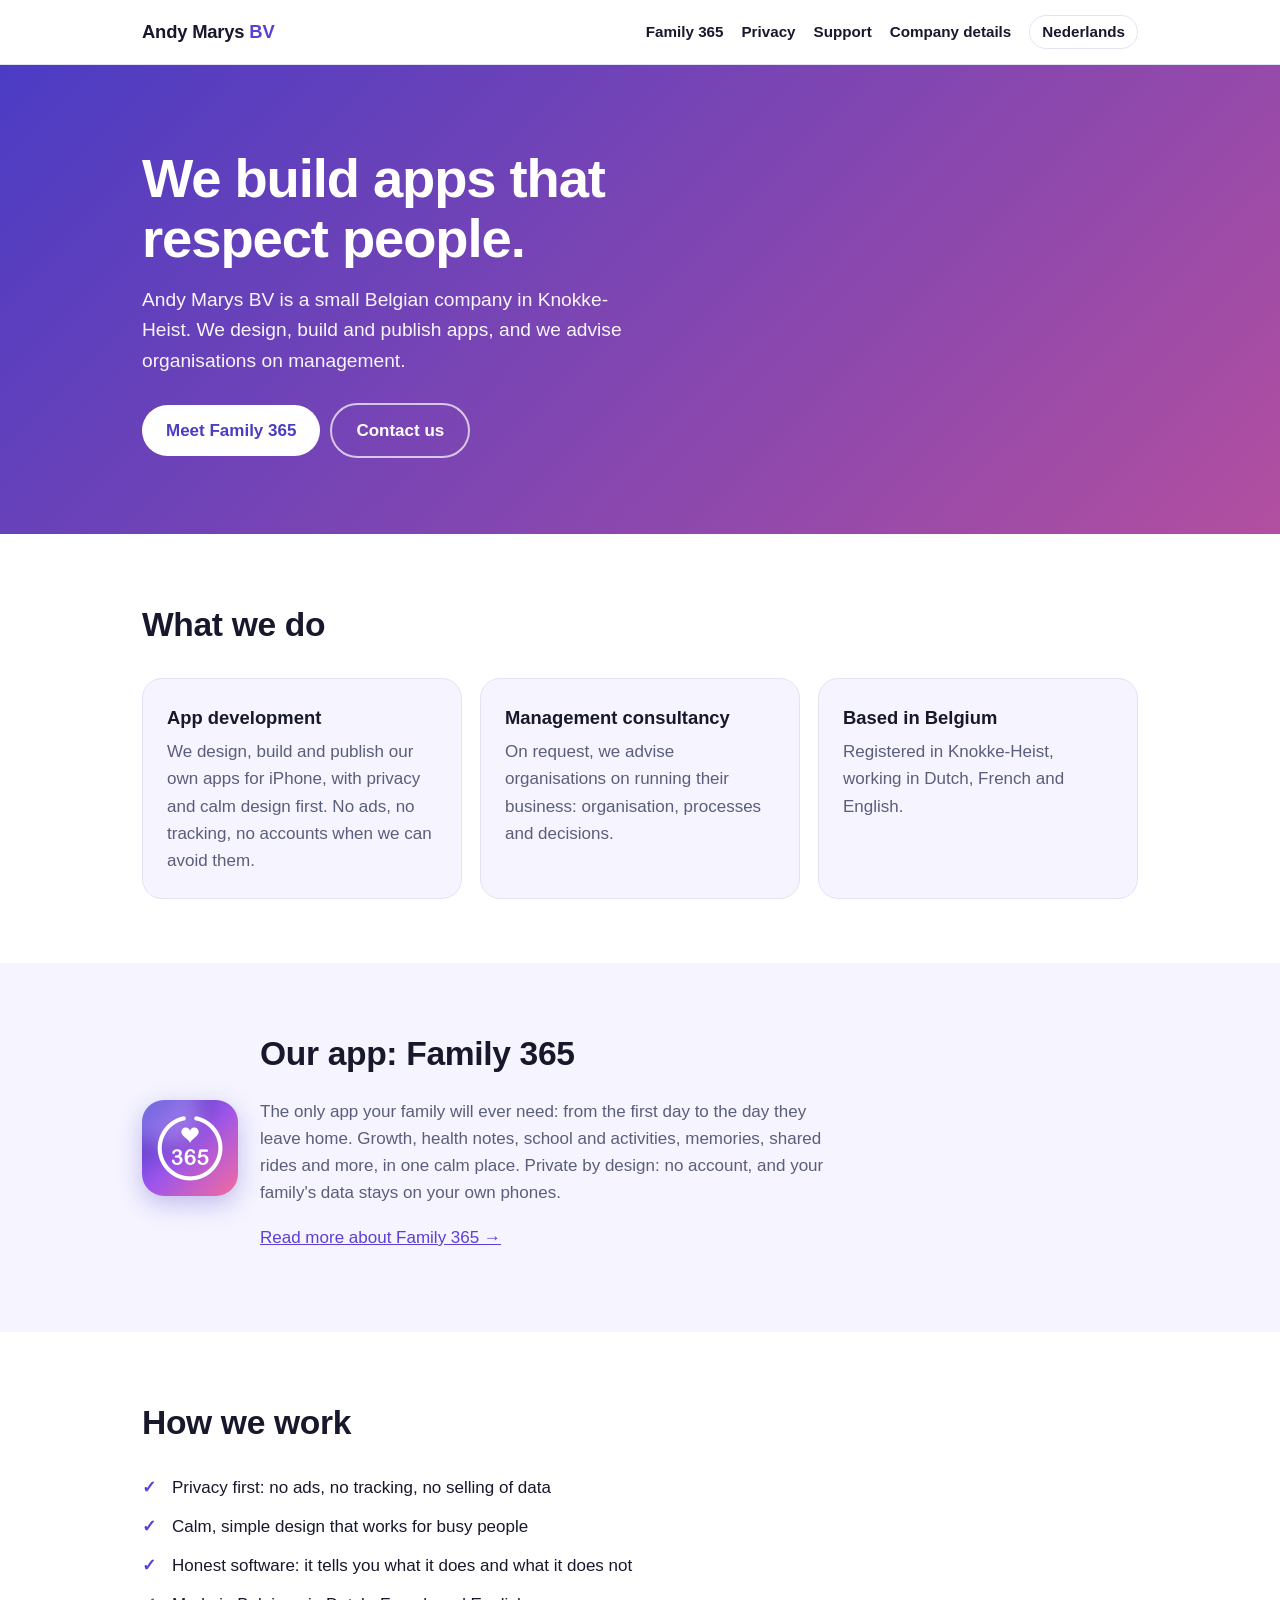
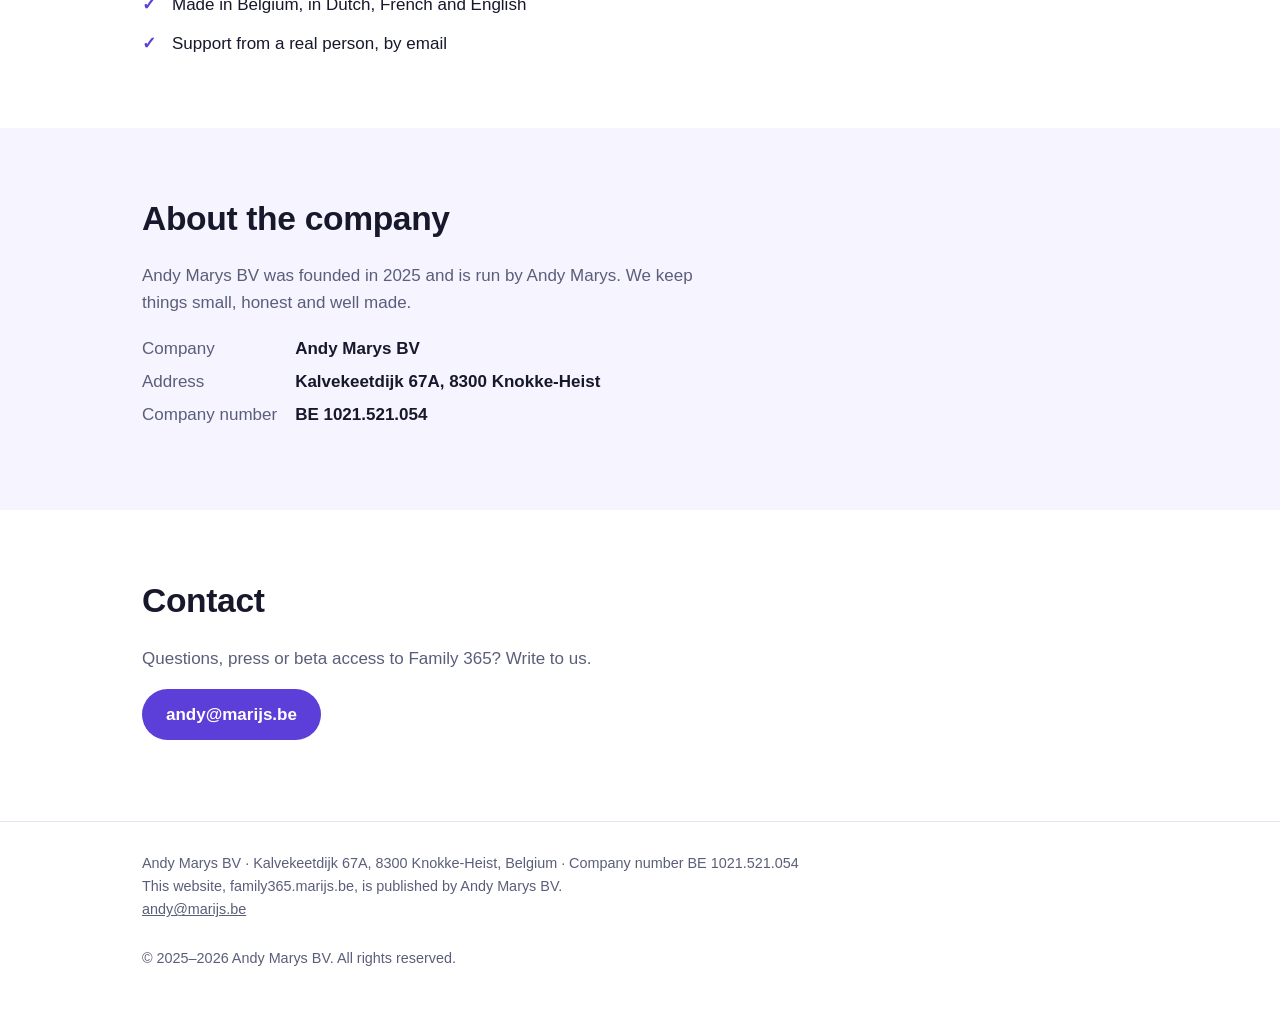
<file: index.html>
<!doctype html>
<html lang="en"><head><meta charset="utf-8"><meta name="viewport" content="width=device-width,initial-scale=1">
<title>Andy Marys BV · Apps and software from Knokke-Heist</title><meta name="description" content="Andy Marys BV builds apps and software, starting with Family 365, a private app for families. Based in Knokke-Heist, Belgium.">
<link rel="icon" href="/img/favicon.png"><link rel="apple-touch-icon" href="/img/apple-touch-icon.png">
<link rel="canonical" href="https://family365.marijs.be/"><link rel="stylesheet" href="/style.css">
<meta property="og:title" content="Andy Marys BV · Apps and software from Knokke-Heist"><meta property="og:description" content="Andy Marys BV builds apps and software, starting with Family 365, a private app for families. Based in Knokke-Heist, Belgium."><meta property="og:image" content="https://family365.marijs.be/img/icon.png">
<script type="application/ld+json">{"@context":"https://schema.org","@type":"Organization","name":"Andy Marys BV","legalName":"Andy Marys BV","url":"https://family365.marijs.be/","logo":"https://family365.marijs.be/img/icon.png","email":"andy@marijs.be","vatID":"BE1021521054","address":{"@type":"PostalAddress","streetAddress":"Kalvekeetdijk 67A","postalCode":"8300","addressLocality":"Knokke-Heist","addressCountry":"BE"}}</script>
</head><body>
<header class="site"><div class="wrap"><a class="brand" href="/">Andy Marys <span>BV</span></a>
<nav><a href="/family365.html">Family 365</a><a href="/privacy.html">Privacy</a><a href="/support.html">Support</a><a href="/legal.html">Company details</a><a class="lang" href="/nl/" hreflang="nl">Nederlands</a></nav></div></header>
<div class="hero"><div class="wrap"><h1>We build apps that respect people.</h1><p>Andy Marys BV is a small Belgian company in Knokke-Heist. We design, build and publish apps, and we advise organisations on management.</p>
<a class="btn" href="/family365.html">Meet Family 365</a><a class="btn alt" href="#contact">Contact us</a></div></div>
<section><div class="wrap"><h2>What we do</h2><div class="grid"><div class="card"><h3>App development</h3><p>We design, build and publish our own apps for iPhone, with privacy and calm design first. No ads, no tracking, no accounts when we can avoid them.</p></div><div class="card"><h3>Management consultancy</h3><p>On request, we advise organisations on running their business: organisation, processes and decisions.</p></div><div class="card"><h3>Based in Belgium</h3><p>Registered in Knokke-Heist, working in Dutch, French and English.</p></div></div></div></section>
<section style="background:var(--card)"><div class="wrap"><div class="product"><img class="icon" src="/img/icon.png" alt="Family 365" width="96" height="96">
<div style="flex:1;min-width:260px"><h2>Our app: Family 365</h2><p class="lead">The only app your family will ever need: from the first day to the day they leave home. Growth, health notes, school and activities, memories, shared rides and more, in one calm place. Private by design: no account, and your family's data stays on your own phones.</p><p><a href="/family365.html">Read more about Family 365 →</a></p></div></div></div></section>
<section><div class="wrap"><h2>How we work</h2><ul class="tick"><li>Privacy first: no ads, no tracking, no selling of data</li><li>Calm, simple design that works for busy people</li><li>Honest software: it tells you what it does and what it does not</li><li>Made in Belgium, in Dutch, French and English</li><li>Support from a real person, by email</li></ul></div></section>
<section style="background:var(--card)"><div class="wrap"><h2>About the company</h2><p class="lead">Andy Marys BV was founded in 2025 and is run by Andy Marys. We keep things small, honest and well made.</p>
<dl class="facts"><dt>Company</dt><dd>Andy Marys BV</dd><dt>Address</dt><dd>Kalvekeetdijk 67A, 8300 Knokke-Heist</dd><dt>Company number</dt><dd>BE 1021.521.054</dd></dl></div></section>
<section id="contact"><div class="wrap"><h2>Contact</h2><p class="lead">Questions, press or beta access to Family 365? Write to us.</p><p><a class="btn" style="background:var(--accent);color:#fff" href="mailto:andy@marijs.be">andy@marijs.be</a></p></div></section>
<footer><div class="wrap"><div>Andy Marys BV · Kalvekeetdijk 67A, 8300 Knokke-Heist, Belgium · Company number BE 1021.521.054<br>This website, family365.marijs.be, is published by Andy Marys BV.<br><a href="mailto:andy@marijs.be">andy@marijs.be</a></div><div>© 2025–2026 Andy Marys BV. All rights reserved.</div></div></footer>
</body></html>
</file>
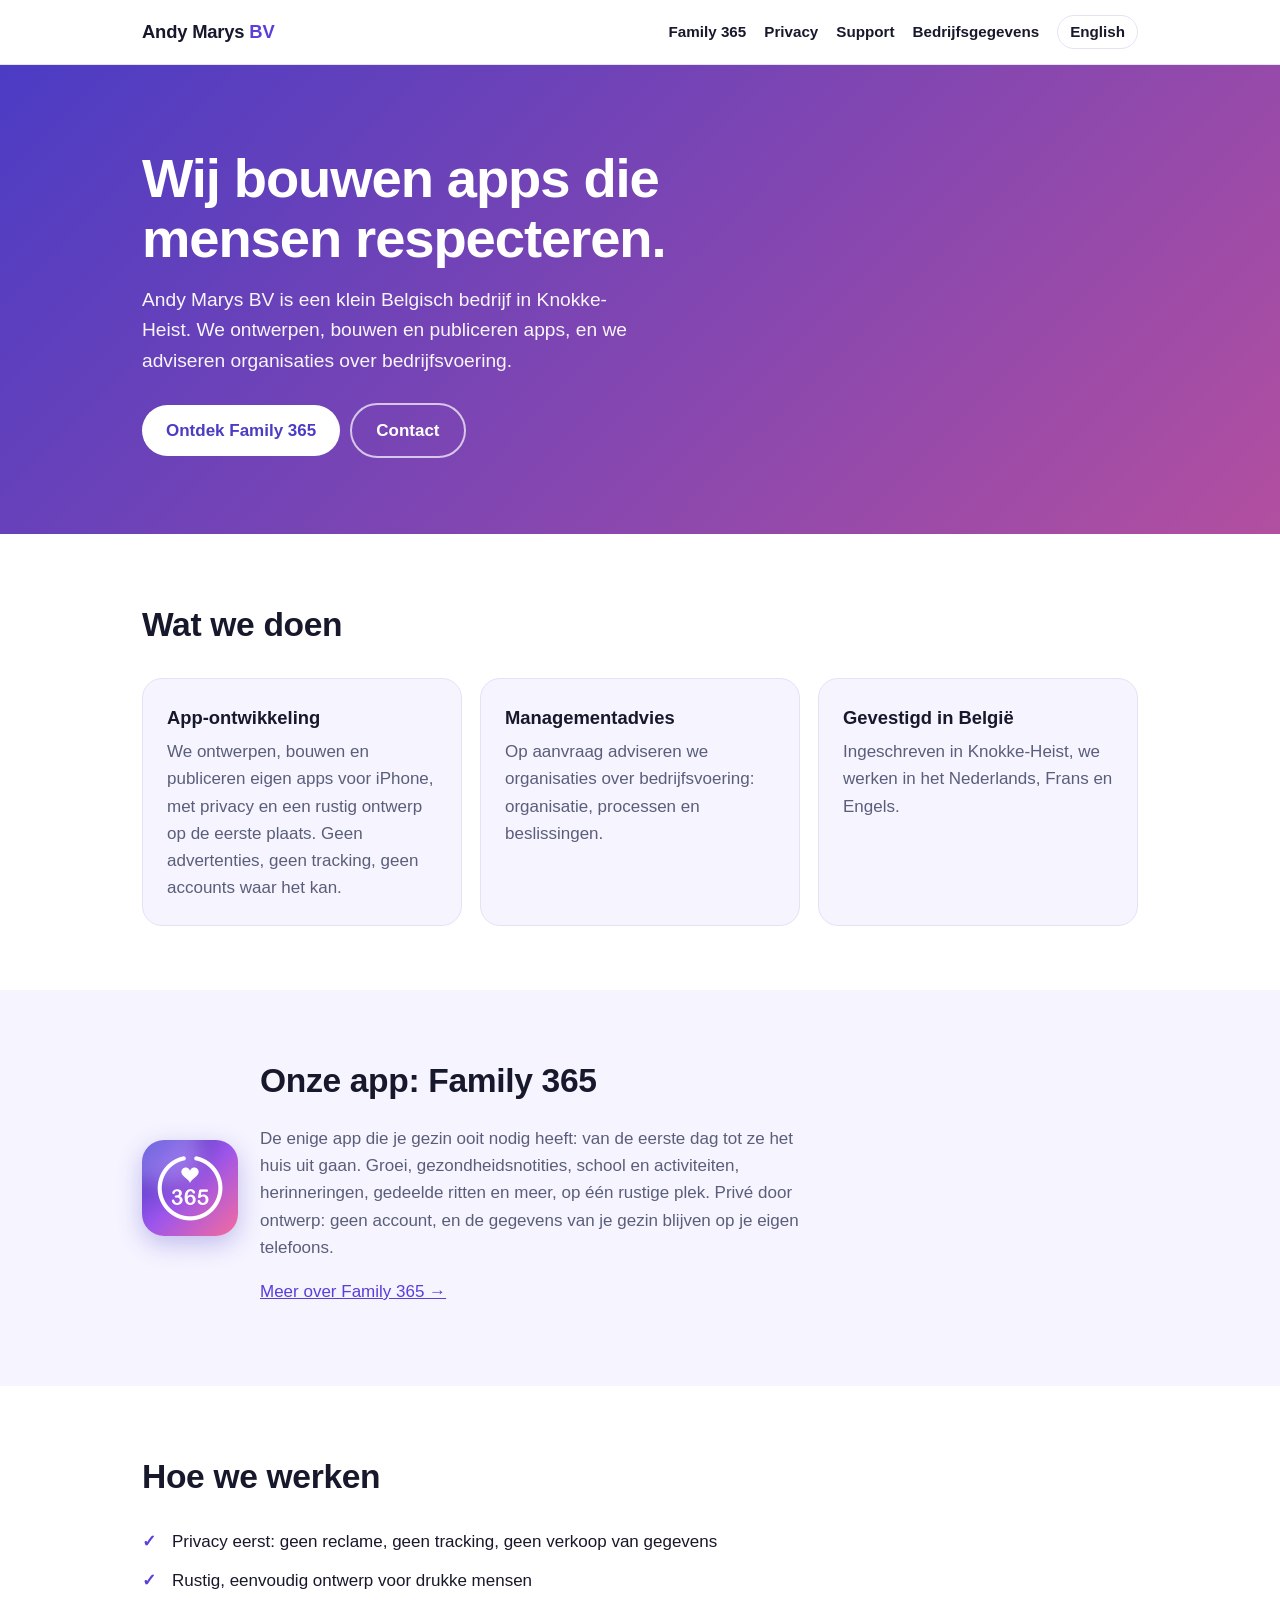
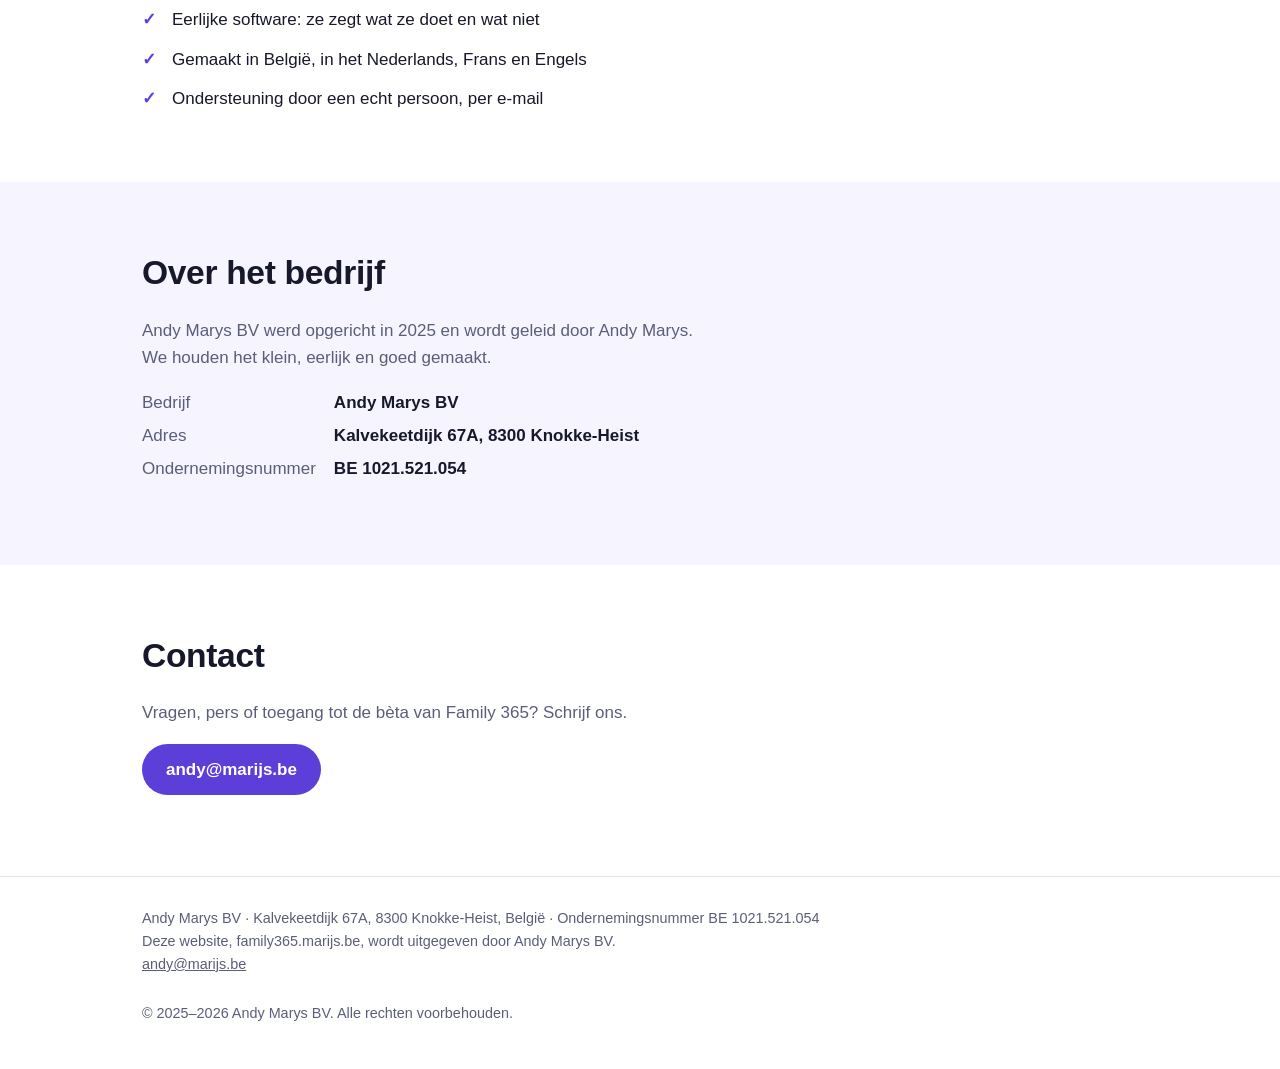
<file: nl/index.html>
<!doctype html>
<html lang="nl"><head><meta charset="utf-8"><meta name="viewport" content="width=device-width,initial-scale=1">
<title>Andy Marys BV · Apps en software uit Knokke-Heist</title><meta name="description" content="Andy Marys BV bouwt apps en software, te beginnen met Family 365, een private app voor gezinnen. Gevestigd in Knokke-Heist, België.">
<link rel="icon" href="/img/favicon.png"><link rel="apple-touch-icon" href="/img/apple-touch-icon.png">
<link rel="canonical" href="https://family365.marijs.be/nl/"><link rel="stylesheet" href="/style.css">
<meta property="og:title" content="Andy Marys BV · Apps en software uit Knokke-Heist"><meta property="og:description" content="Andy Marys BV bouwt apps en software, te beginnen met Family 365, een private app voor gezinnen. Gevestigd in Knokke-Heist, België."><meta property="og:image" content="https://family365.marijs.be/img/icon.png">
<script type="application/ld+json">{"@context":"https://schema.org","@type":"Organization","name":"Andy Marys BV","legalName":"Andy Marys BV","url":"https://family365.marijs.be/","logo":"https://family365.marijs.be/img/icon.png","email":"andy@marijs.be","vatID":"BE1021521054","address":{"@type":"PostalAddress","streetAddress":"Kalvekeetdijk 67A","postalCode":"8300","addressLocality":"Knokke-Heist","addressCountry":"BE"}}</script>
</head><body>
<header class="site"><div class="wrap"><a class="brand" href="/nl/">Andy Marys <span>BV</span></a>
<nav><a href="/nl/family365.html">Family 365</a><a href="/nl/privacy.html">Privacy</a><a href="/nl/support.html">Support</a><a href="/nl/legal.html">Bedrijfsgegevens</a><a class="lang" href="/" hreflang="en">English</a></nav></div></header>
<div class="hero"><div class="wrap"><h1>Wij bouwen apps die mensen respecteren.</h1><p>Andy Marys BV is een klein Belgisch bedrijf in Knokke-Heist. We ontwerpen, bouwen en publiceren apps, en we adviseren organisaties over bedrijfsvoering.</p>
<a class="btn" href="/nl/family365.html">Ontdek Family 365</a><a class="btn alt" href="#contact">Contact</a></div></div>
<section><div class="wrap"><h2>Wat we doen</h2><div class="grid"><div class="card"><h3>App-ontwikkeling</h3><p>We ontwerpen, bouwen en publiceren eigen apps voor iPhone, met privacy en een rustig ontwerp op de eerste plaats. Geen advertenties, geen tracking, geen accounts waar het kan.</p></div><div class="card"><h3>Managementadvies</h3><p>Op aanvraag adviseren we organisaties over bedrijfsvoering: organisatie, processen en beslissingen.</p></div><div class="card"><h3>Gevestigd in België</h3><p>Ingeschreven in Knokke-Heist, we werken in het Nederlands, Frans en Engels.</p></div></div></div></section>
<section style="background:var(--card)"><div class="wrap"><div class="product"><img class="icon" src="/img/icon.png" alt="Family 365" width="96" height="96">
<div style="flex:1;min-width:260px"><h2>Onze app: Family 365</h2><p class="lead">De enige app die je gezin ooit nodig heeft: van de eerste dag tot ze het huis uit gaan. Groei, gezondheidsnotities, school en activiteiten, herinneringen, gedeelde ritten en meer, op één rustige plek. Privé door ontwerp: geen account, en de gegevens van je gezin blijven op je eigen telefoons.</p><p><a href="/nl/family365.html">Meer over Family 365 →</a></p></div></div></div></section>
<section><div class="wrap"><h2>Hoe we werken</h2><ul class="tick"><li>Privacy eerst: geen reclame, geen tracking, geen verkoop van gegevens</li><li>Rustig, eenvoudig ontwerp voor drukke mensen</li><li>Eerlijke software: ze zegt wat ze doet en wat niet</li><li>Gemaakt in België, in het Nederlands, Frans en Engels</li><li>Ondersteuning door een echt persoon, per e-mail</li></ul></div></section>
<section style="background:var(--card)"><div class="wrap"><h2>Over het bedrijf</h2><p class="lead">Andy Marys BV werd opgericht in 2025 en wordt geleid door Andy Marys. We houden het klein, eerlijk en goed gemaakt.</p>
<dl class="facts"><dt>Bedrijf</dt><dd>Andy Marys BV</dd><dt>Adres</dt><dd>Kalvekeetdijk 67A, 8300 Knokke-Heist</dd><dt>Ondernemingsnummer</dt><dd>BE 1021.521.054</dd></dl></div></section>
<section id="contact"><div class="wrap"><h2>Contact</h2><p class="lead">Vragen, pers of toegang tot de bèta van Family 365? Schrijf ons.</p><p><a class="btn" style="background:var(--accent);color:#fff" href="mailto:andy@marijs.be">andy@marijs.be</a></p></div></section>
<footer><div class="wrap"><div>Andy Marys BV · Kalvekeetdijk 67A, 8300 Knokke-Heist, België · Ondernemingsnummer BE 1021.521.054<br>Deze website, family365.marijs.be, wordt uitgegeven door Andy Marys BV.<br><a href="mailto:andy@marijs.be">andy@marijs.be</a></div><div>© 2025–2026 Andy Marys BV. Alle rechten voorbehouden.</div></div></footer>
</body></html>
</file>
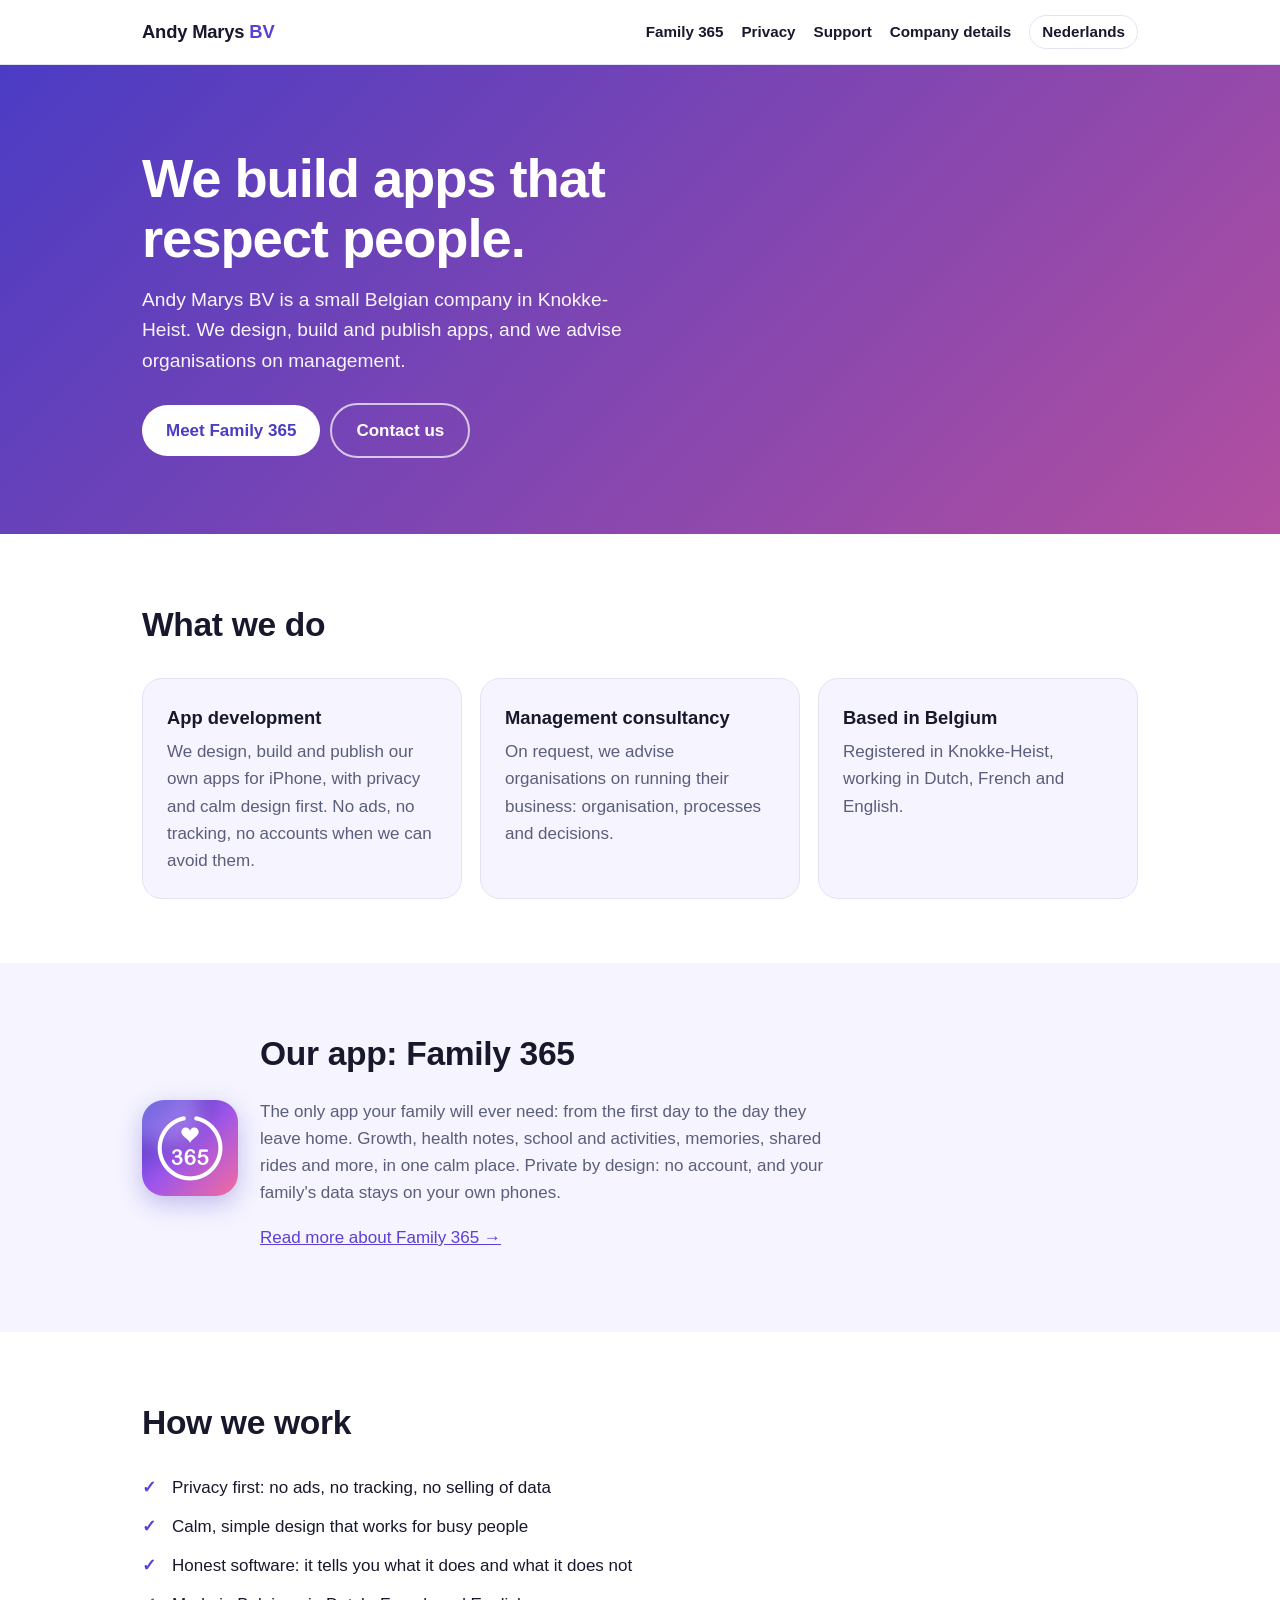
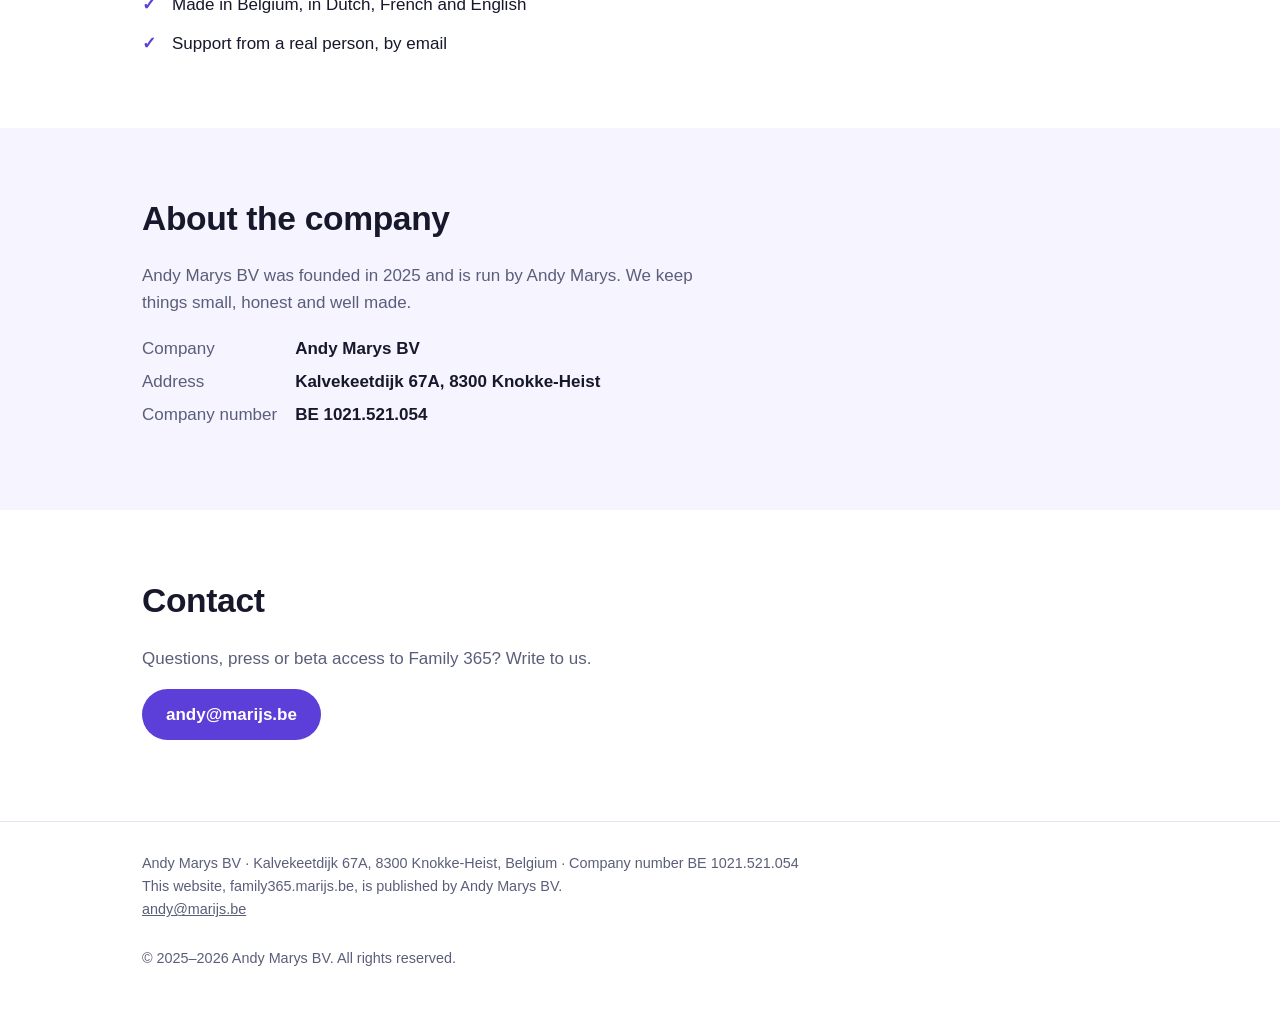
<file: f.html>
<!doctype html>
<html lang="en"><head><meta charset="utf-8"><meta name="viewport" content="width=device-width,initial-scale=1">
<title>Andy Marys BV · Apps and software from Knokke-Heist</title><meta name="description" content="Andy Marys BV builds apps and software, starting with Family 365, a private app for families. Based in Knokke-Heist, Belgium.">
<link rel="icon" href="/img/favicon.png"><link rel="apple-touch-icon" href="/img/apple-touch-icon.png">
<link rel="canonical" href="https://family365.marijs.be/"><link rel="stylesheet" href="/style.css">
<meta property="og:title" content="Andy Marys BV · Apps and software from Knokke-Heist"><meta property="og:description" content="Andy Marys BV builds apps and software, starting with Family 365, a private app for families. Based in Knokke-Heist, Belgium."><meta property="og:image" content="https://family365.marijs.be/img/icon.png">
<script type="application/ld+json">{"@context":"https://schema.org","@type":"Organization","name":"Andy Marys BV","legalName":"Andy Marys BV","url":"https://family365.marijs.be/","logo":"https://family365.marijs.be/img/icon.png","email":"andy@marijs.be","vatID":"BE1021521054","address":{"@type":"PostalAddress","streetAddress":"Kalvekeetdijk 67A","postalCode":"8300","addressLocality":"Knokke-Heist","addressCountry":"BE"}}</script>
<meta http-equiv="refresh" content="0; url=/"><script>location.replace("/")</script>
</head><body>
<header class="site"><div class="wrap"><a class="brand" href="/">Andy Marys <span>BV</span></a>
<nav><a href="/family365.html">Family 365</a><a href="/privacy.html">Privacy</a><a href="/support.html">Support</a><a href="/legal.html">Company details</a><a class="lang" href="/nl/" hreflang="nl">Nederlands</a></nav></div></header>
<div class="hero"><div class="wrap"><h1>We build apps that respect people.</h1><p>Andy Marys BV is a small Belgian company in Knokke-Heist. We design, build and publish apps, and we advise organisations on management.</p>
<a class="btn" href="/family365.html">Meet Family 365</a><a class="btn alt" href="#contact">Contact us</a></div></div>
<section><div class="wrap"><h2>What we do</h2><div class="grid"><div class="card"><h3>App development</h3><p>We design, build and publish our own apps for iPhone, with privacy and calm design first. No ads, no tracking, no accounts when we can avoid them.</p></div><div class="card"><h3>Management consultancy</h3><p>On request, we advise organisations on running their business: organisation, processes and decisions.</p></div><div class="card"><h3>Based in Belgium</h3><p>Registered in Knokke-Heist, working in Dutch, French and English.</p></div></div></div></section>
<section style="background:var(--card)"><div class="wrap"><div class="product"><img class="icon" src="/img/icon.png" alt="Family 365" width="96" height="96">
<div style="flex:1;min-width:260px"><h2>Our app: Family 365</h2><p class="lead">The only app your family will ever need: from the first day to the day they leave home. Growth, health notes, school and activities, memories, shared rides and more, in one calm place. Private by design: no account, and your family's data stays on your own phones.</p><p><a href="/family365.html">Read more about Family 365 →</a></p></div></div></div></section>
<section><div class="wrap"><h2>How we work</h2><ul class="tick"><li>Privacy first: no ads, no tracking, no selling of data</li><li>Calm, simple design that works for busy people</li><li>Honest software: it tells you what it does and what it does not</li><li>Made in Belgium, in Dutch, French and English</li><li>Support from a real person, by email</li></ul></div></section>
<section style="background:var(--card)"><div class="wrap"><h2>About the company</h2><p class="lead">Andy Marys BV was founded in 2025 and is run by Andy Marys. We keep things small, honest and well made.</p>
<dl class="facts"><dt>Company</dt><dd>Andy Marys BV</dd><dt>Address</dt><dd>Kalvekeetdijk 67A, 8300 Knokke-Heist</dd><dt>Company number</dt><dd>BE 1021.521.054</dd></dl></div></section>
<section id="contact"><div class="wrap"><h2>Contact</h2><p class="lead">Questions, press or beta access to Family 365? Write to us.</p><p><a class="btn" style="background:var(--accent);color:#fff" href="mailto:andy@marijs.be">andy@marijs.be</a></p></div></section>
<footer><div class="wrap"><div>Andy Marys BV · Kalvekeetdijk 67A, 8300 Knokke-Heist, Belgium · Company number BE 1021.521.054<br>This website, family365.marijs.be, is published by Andy Marys BV.<br><a href="mailto:andy@marijs.be">andy@marijs.be</a></div><div>© 2025–2026 Andy Marys BV. All rights reserved.</div></div></footer>
</body></html>
</file>
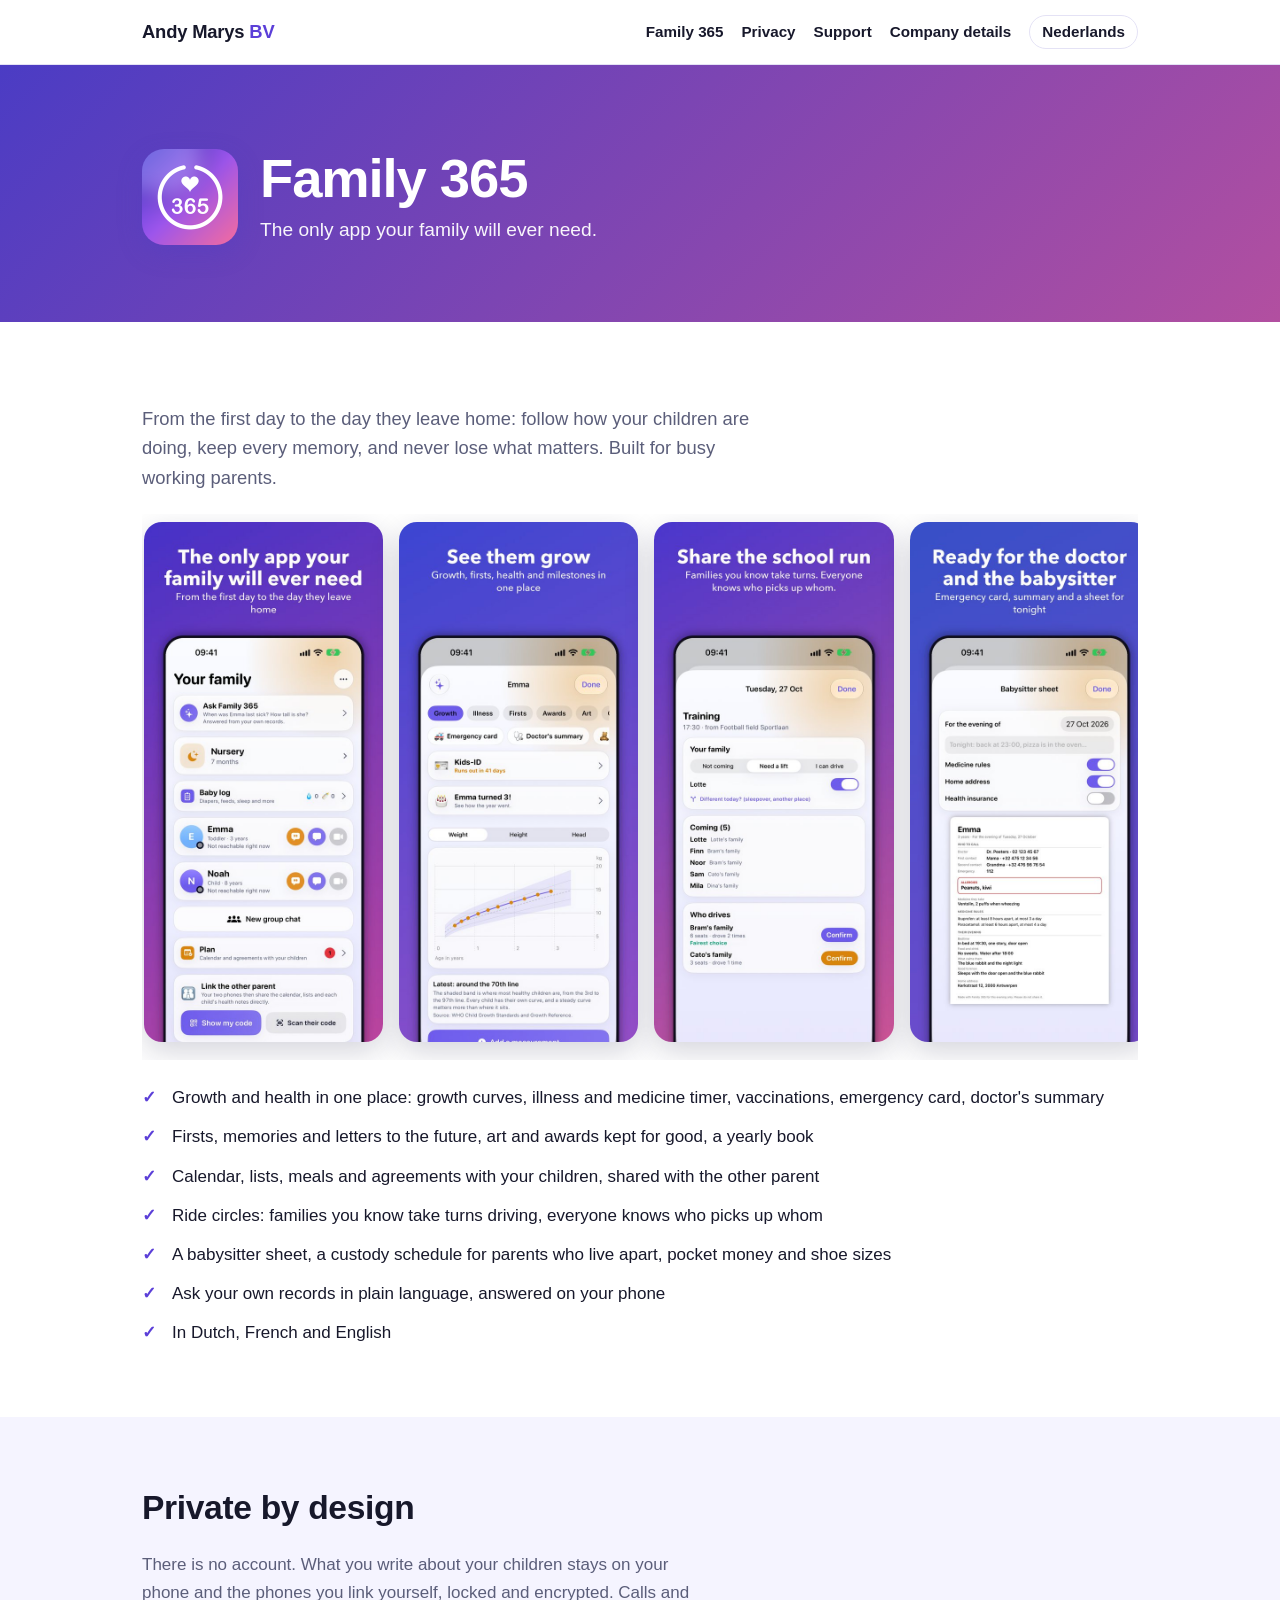
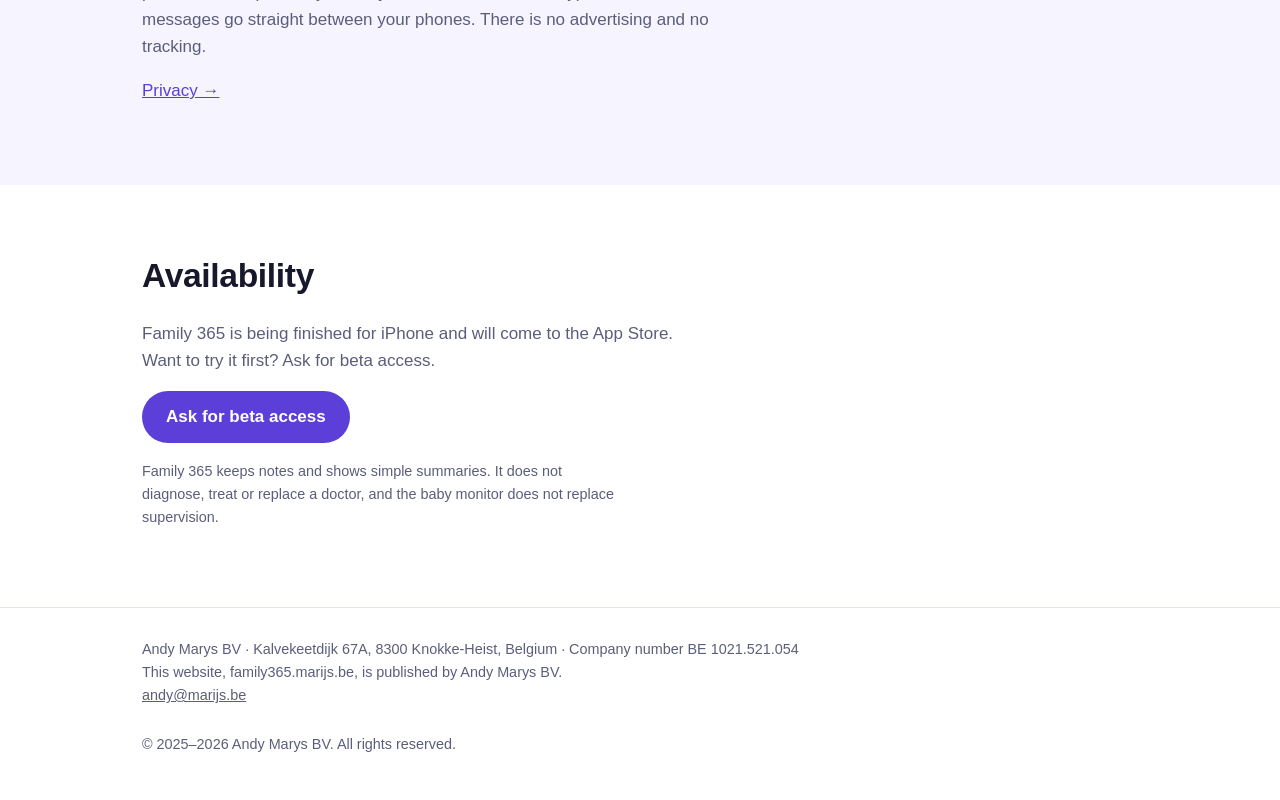
<file: family365.html>
<!doctype html>
<html lang="en"><head><meta charset="utf-8"><meta name="viewport" content="width=device-width,initial-scale=1">
<title>Family 365 · The only app your family will ever need</title><meta name="description" content="Family 365 is a private iPhone app for families: growth, health notes, memories, school and activities, shared rides. No account, no ads.">
<link rel="icon" href="/img/favicon.png"><link rel="apple-touch-icon" href="/img/apple-touch-icon.png">
<link rel="canonical" href="https://family365.marijs.be/family365.html"><link rel="stylesheet" href="/style.css">
<meta property="og:title" content="Family 365 · The only app your family will ever need"><meta property="og:description" content="Family 365 is a private iPhone app for families: growth, health notes, memories, school and activities, shared rides. No account, no ads."><meta property="og:image" content="https://family365.marijs.be/img/icon.png">
<script type="application/ld+json">{"@context":"https://schema.org","@type":"Organization","name":"Andy Marys BV","legalName":"Andy Marys BV","url":"https://family365.marijs.be/","logo":"https://family365.marijs.be/img/icon.png","email":"andy@marijs.be","vatID":"BE1021521054","address":{"@type":"PostalAddress","streetAddress":"Kalvekeetdijk 67A","postalCode":"8300","addressLocality":"Knokke-Heist","addressCountry":"BE"}}</script>
</head><body>
<header class="site"><div class="wrap"><a class="brand" href="/">Andy Marys <span>BV</span></a>
<nav><a href="/family365.html">Family 365</a><a href="/privacy.html">Privacy</a><a href="/support.html">Support</a><a href="/legal.html">Company details</a><a class="lang" href="/nl/family365.html" hreflang="nl">Nederlands</a></nav></div></header>
<div class="hero"><div class="wrap"><div class="product"><img class="icon" src="/img/icon.png" alt="Family 365 icon" width="96" height="96"><div><h1 style="margin:0">Family 365</h1><p style="margin:6px 0 0">The only app your family will ever need.</p></div></div></div></div>
<section><div class="wrap"><p class="lead" style="font-size:1.15rem">From the first day to the day they leave home: follow how your children are doing, keep every memory, and never lose what matters. Built for busy working parents.</p><div class="shots"><img src="/img/en-1-home.jpg" alt="Your family" loading="lazy" width="240" height="520"><img src="/img/en-2-growth.jpg" alt="Growth and health" loading="lazy" width="240" height="520"><img src="/img/en-3-rides.jpg" alt="Shared rides" loading="lazy" width="240" height="520"><img src="/img/en-4-sitter.jpg" alt="Babysitter sheet" loading="lazy" width="240" height="520"></div><ul class="tick"><li>Growth and health in one place: growth curves, illness and medicine timer, vaccinations, emergency card, doctor's summary</li><li>Firsts, memories and letters to the future, art and awards kept for good, a yearly book</li><li>Calendar, lists, meals and agreements with your children, shared with the other parent</li><li>Ride circles: families you know take turns driving, everyone knows who picks up whom</li><li>A babysitter sheet, a custody schedule for parents who live apart, pocket money and shoe sizes</li><li>Ask your own records in plain language, answered on your phone</li><li>In Dutch, French and English</li></ul></div></section>
<section style="background:var(--card)"><div class="wrap"><h2>Private by design</h2><p class="lead">There is no account. What you write about your children stays on your phone and the phones you link yourself, locked and encrypted. Calls and messages go straight between your phones. There is no advertising and no tracking.</p><p><a href="/privacy.html">Privacy →</a></p></div></section>
<section><div class="wrap"><h2>Availability</h2><p class="lead">Family 365 is being finished for iPhone and will come to the App Store. Want to try it first? Ask for beta access.</p><p><a class="btn" style="background:var(--accent);color:#fff" href="mailto:andy@marijs.be?subject=Family%20365%20beta">Ask for beta access</a></p><p class="lead" style="font-size:.9rem">Family 365 keeps notes and shows simple summaries. It does not diagnose, treat or replace a doctor, and the baby monitor does not replace supervision.</p></div></section>
<footer><div class="wrap"><div>Andy Marys BV · Kalvekeetdijk 67A, 8300 Knokke-Heist, Belgium · Company number BE 1021.521.054<br>This website, family365.marijs.be, is published by Andy Marys BV.<br><a href="mailto:andy@marijs.be">andy@marijs.be</a></div><div>© 2025–2026 Andy Marys BV. All rights reserved.</div></div></footer>
</body></html>
</file>
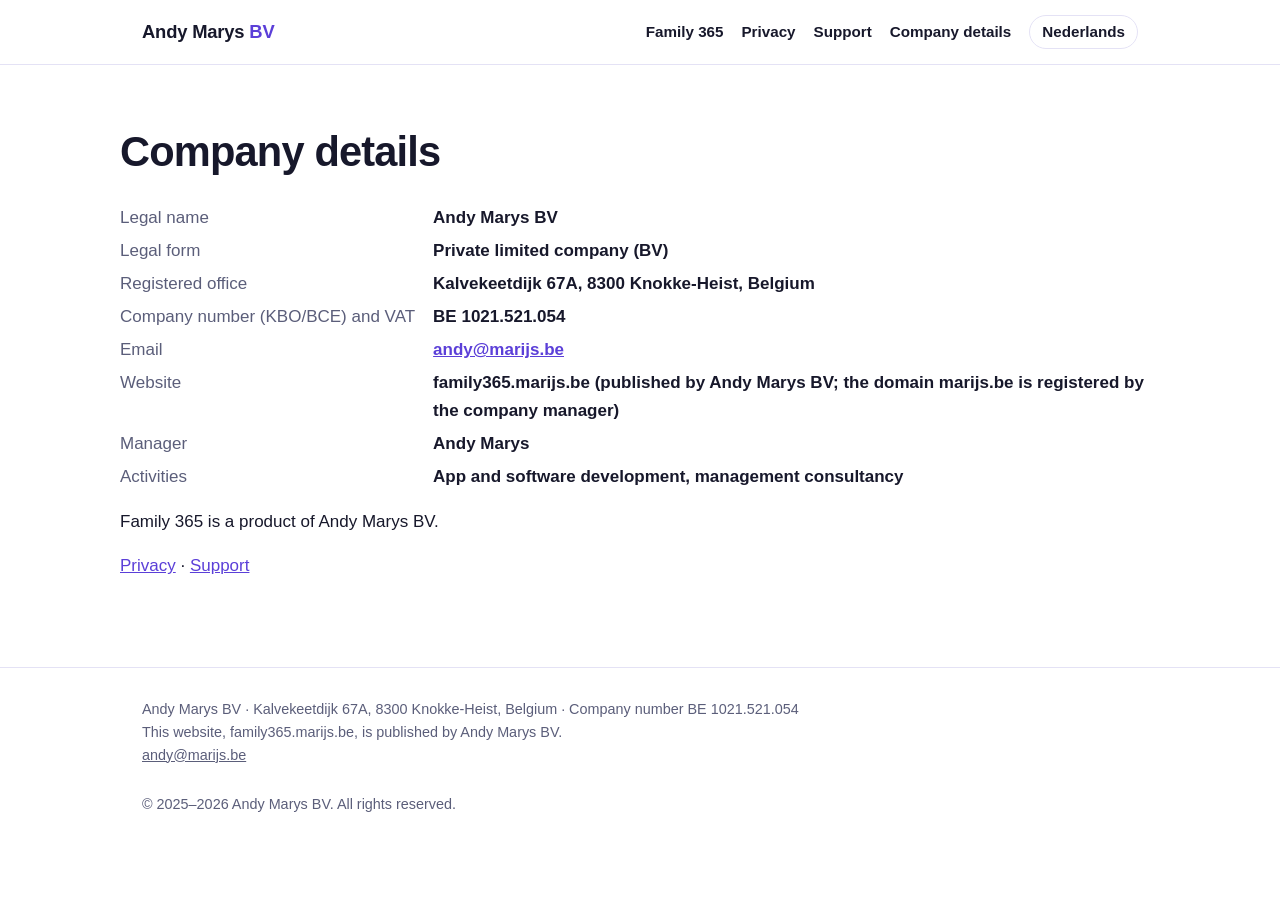
<file: legal.html>
<!doctype html>
<html lang="en"><head><meta charset="utf-8"><meta name="viewport" content="width=device-width,initial-scale=1">
<title>Company details · Andy Marys BV</title><meta name="description" content="Legal and contact details of Andy Marys BV.">
<link rel="icon" href="/img/favicon.png"><link rel="apple-touch-icon" href="/img/apple-touch-icon.png">
<link rel="canonical" href="https://family365.marijs.be/legal.html"><link rel="stylesheet" href="/style.css">
<meta property="og:title" content="Company details · Andy Marys BV"><meta property="og:description" content="Legal and contact details of Andy Marys BV."><meta property="og:image" content="https://family365.marijs.be/img/icon.png">
<script type="application/ld+json">{"@context":"https://schema.org","@type":"Organization","name":"Andy Marys BV","legalName":"Andy Marys BV","url":"https://family365.marijs.be/","logo":"https://family365.marijs.be/img/icon.png","email":"andy@marijs.be","vatID":"BE1021521054","address":{"@type":"PostalAddress","streetAddress":"Kalvekeetdijk 67A","postalCode":"8300","addressLocality":"Knokke-Heist","addressCountry":"BE"}}</script>
</head><body>
<header class="site"><div class="wrap"><a class="brand" href="/">Andy Marys <span>BV</span></a>
<nav><a href="/family365.html">Family 365</a><a href="/privacy.html">Privacy</a><a href="/support.html">Support</a><a href="/legal.html">Company details</a><a class="lang" href="/nl/legal.html" hreflang="nl">Nederlands</a></nav></div></header>
<div class="wrap page"><h1>Company details</h1>
<dl class="facts"><dt>Legal name</dt><dd>Andy Marys BV</dd><dt>Legal form</dt><dd>Private limited company (BV)</dd>
<dt>Registered office</dt><dd>Kalvekeetdijk 67A, 8300 Knokke-Heist, Belgium</dd><dt>Company number (KBO/BCE) and VAT</dt><dd>BE 1021.521.054</dd>
<dt>Email</dt><dd><a href="mailto:andy@marijs.be">andy@marijs.be</a></dd><dt>Website</dt><dd>family365.marijs.be (published by Andy Marys BV; the domain marijs.be is registered by the company manager)</dd><dt>Manager</dt><dd>Andy Marys</dd>
<dt>Activities</dt><dd>App and software development, management consultancy</dd></dl>
<p>Family 365 is a product of Andy Marys BV.</p>
<p><a href="/privacy.html">Privacy</a> · <a href="/support.html">Support</a></p></div>
<footer><div class="wrap"><div>Andy Marys BV · Kalvekeetdijk 67A, 8300 Knokke-Heist, Belgium · Company number BE 1021.521.054<br>This website, family365.marijs.be, is published by Andy Marys BV.<br><a href="mailto:andy@marijs.be">andy@marijs.be</a></div><div>© 2025–2026 Andy Marys BV. All rights reserved.</div></div></footer>
</body></html>
</file>
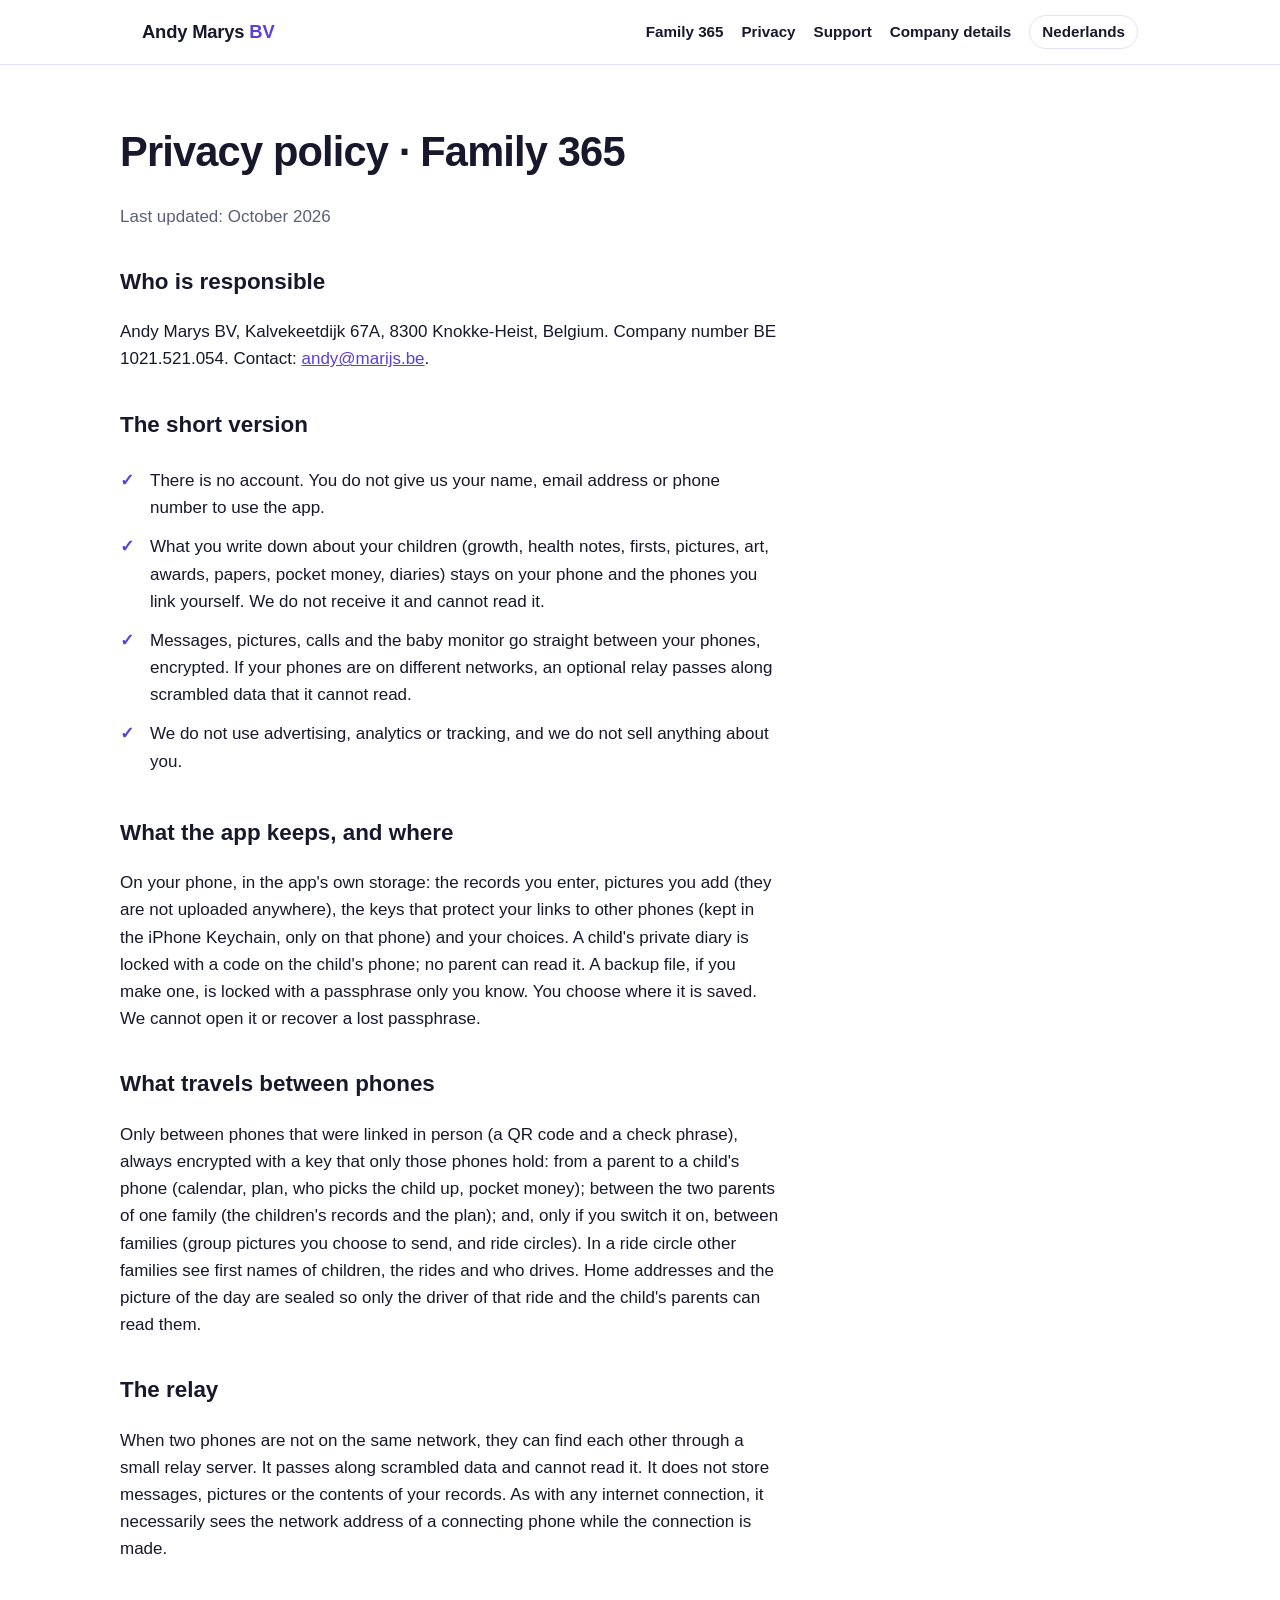
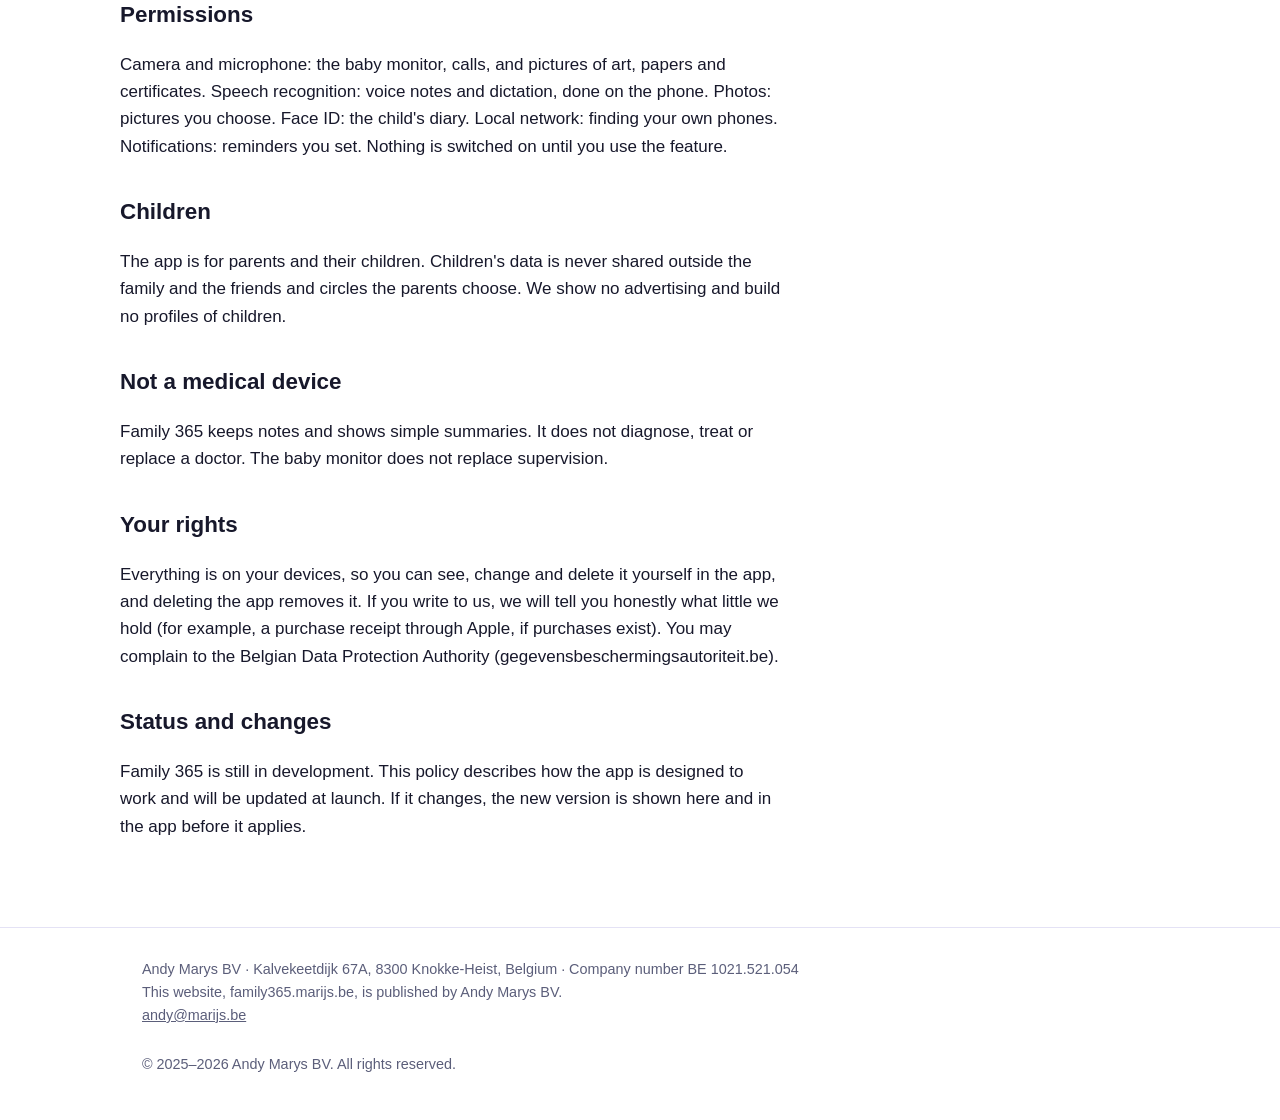
<file: privacy.html>
<!doctype html>
<html lang="en"><head><meta charset="utf-8"><meta name="viewport" content="width=device-width,initial-scale=1">
<title>Privacy policy · Family 365</title><meta name="description" content="How Family 365 handles your family&#x27;s data: no account, data stays on your phones.">
<link rel="icon" href="/img/favicon.png"><link rel="apple-touch-icon" href="/img/apple-touch-icon.png">
<link rel="canonical" href="https://family365.marijs.be/privacy.html"><link rel="stylesheet" href="/style.css">
<meta property="og:title" content="Privacy policy · Family 365"><meta property="og:description" content="How Family 365 handles your family&#x27;s data: no account, data stays on your phones."><meta property="og:image" content="https://family365.marijs.be/img/icon.png">
<script type="application/ld+json">{"@context":"https://schema.org","@type":"Organization","name":"Andy Marys BV","legalName":"Andy Marys BV","url":"https://family365.marijs.be/","logo":"https://family365.marijs.be/img/icon.png","email":"andy@marijs.be","vatID":"BE1021521054","address":{"@type":"PostalAddress","streetAddress":"Kalvekeetdijk 67A","postalCode":"8300","addressLocality":"Knokke-Heist","addressCountry":"BE"}}</script>
</head><body>
<header class="site"><div class="wrap"><a class="brand" href="/">Andy Marys <span>BV</span></a>
<nav><a href="/family365.html">Family 365</a><a href="/privacy.html">Privacy</a><a href="/support.html">Support</a><a href="/legal.html">Company details</a><a class="lang" href="/nl/privacy.html" hreflang="nl">Nederlands</a></nav></div></header>
<div class="wrap page"><h1>Privacy policy · Family 365</h1><p class="lead">Last updated: October 2026</p><h2>Who is responsible</h2><p>Andy Marys BV, Kalvekeetdijk 67A, 8300 Knokke-Heist, Belgium. Company number BE 1021.521.054. Contact: <a href="mailto:andy@marijs.be">andy@marijs.be</a>.</p><h2>The short version</h2><ul class="tick"><li>There is no account. You do not give us your name, email address or phone number to use the app.</li><li>What you write down about your children (growth, health notes, firsts, pictures, art, awards, papers, pocket money, diaries) stays on your phone and the phones you link yourself. We do not receive it and cannot read it.</li><li>Messages, pictures, calls and the baby monitor go straight between your phones, encrypted. If your phones are on different networks, an optional relay passes along scrambled data that it cannot read.</li><li>We do not use advertising, analytics or tracking, and we do not sell anything about you.</li></ul><h2>What the app keeps, and where</h2><p>On your phone, in the app's own storage: the records you enter, pictures you add (they are not uploaded anywhere), the keys that protect your links to other phones (kept in the iPhone Keychain, only on that phone) and your choices. A child's private diary is locked with a code on the child's phone; no parent can read it. A backup file, if you make one, is locked with a passphrase only you know. You choose where it is saved. We cannot open it or recover a lost passphrase.</p><h2>What travels between phones</h2><p>Only between phones that were linked in person (a QR code and a check phrase), always encrypted with a key that only those phones hold: from a parent to a child's phone (calendar, plan, who picks the child up, pocket money); between the two parents of one family (the children's records and the plan); and, only if you switch it on, between families (group pictures you choose to send, and ride circles). In a ride circle other families see first names of children, the rides and who drives. Home addresses and the picture of the day are sealed so only the driver of that ride and the child's parents can read them.</p><h2>The relay</h2><p>When two phones are not on the same network, they can find each other through a small relay server. It passes along scrambled data and cannot read it. It does not store messages, pictures or the contents of your records. As with any internet connection, it necessarily sees the network address of a connecting phone while the connection is made.</p><h2>Permissions</h2><p>Camera and microphone: the baby monitor, calls, and pictures of art, papers and certificates. Speech recognition: voice notes and dictation, done on the phone. Photos: pictures you choose. Face ID: the child's diary. Local network: finding your own phones. Notifications: reminders you set. Nothing is switched on until you use the feature.</p><h2>Children</h2><p>The app is for parents and their children. Children's data is never shared outside the family and the friends and circles the parents choose. We show no advertising and build no profiles of children.</p><h2>Not a medical device</h2><p>Family 365 keeps notes and shows simple summaries. It does not diagnose, treat or replace a doctor. The baby monitor does not replace supervision.</p><h2>Your rights</h2><p>Everything is on your devices, so you can see, change and delete it yourself in the app, and deleting the app removes it. If you write to us, we will tell you honestly what little we hold (for example, a purchase receipt through Apple, if purchases exist). You may complain to the Belgian Data Protection Authority (gegevensbeschermingsautoriteit.be).</p><h2>Status and changes</h2><p>Family 365 is still in development. This policy describes how the app is designed to work and will be updated at launch. If it changes, the new version is shown here and in the app before it applies.</p></div>
<footer><div class="wrap"><div>Andy Marys BV · Kalvekeetdijk 67A, 8300 Knokke-Heist, Belgium · Company number BE 1021.521.054<br>This website, family365.marijs.be, is published by Andy Marys BV.<br><a href="mailto:andy@marijs.be">andy@marijs.be</a></div><div>© 2025–2026 Andy Marys BV. All rights reserved.</div></div></footer>
</body></html>
</file>
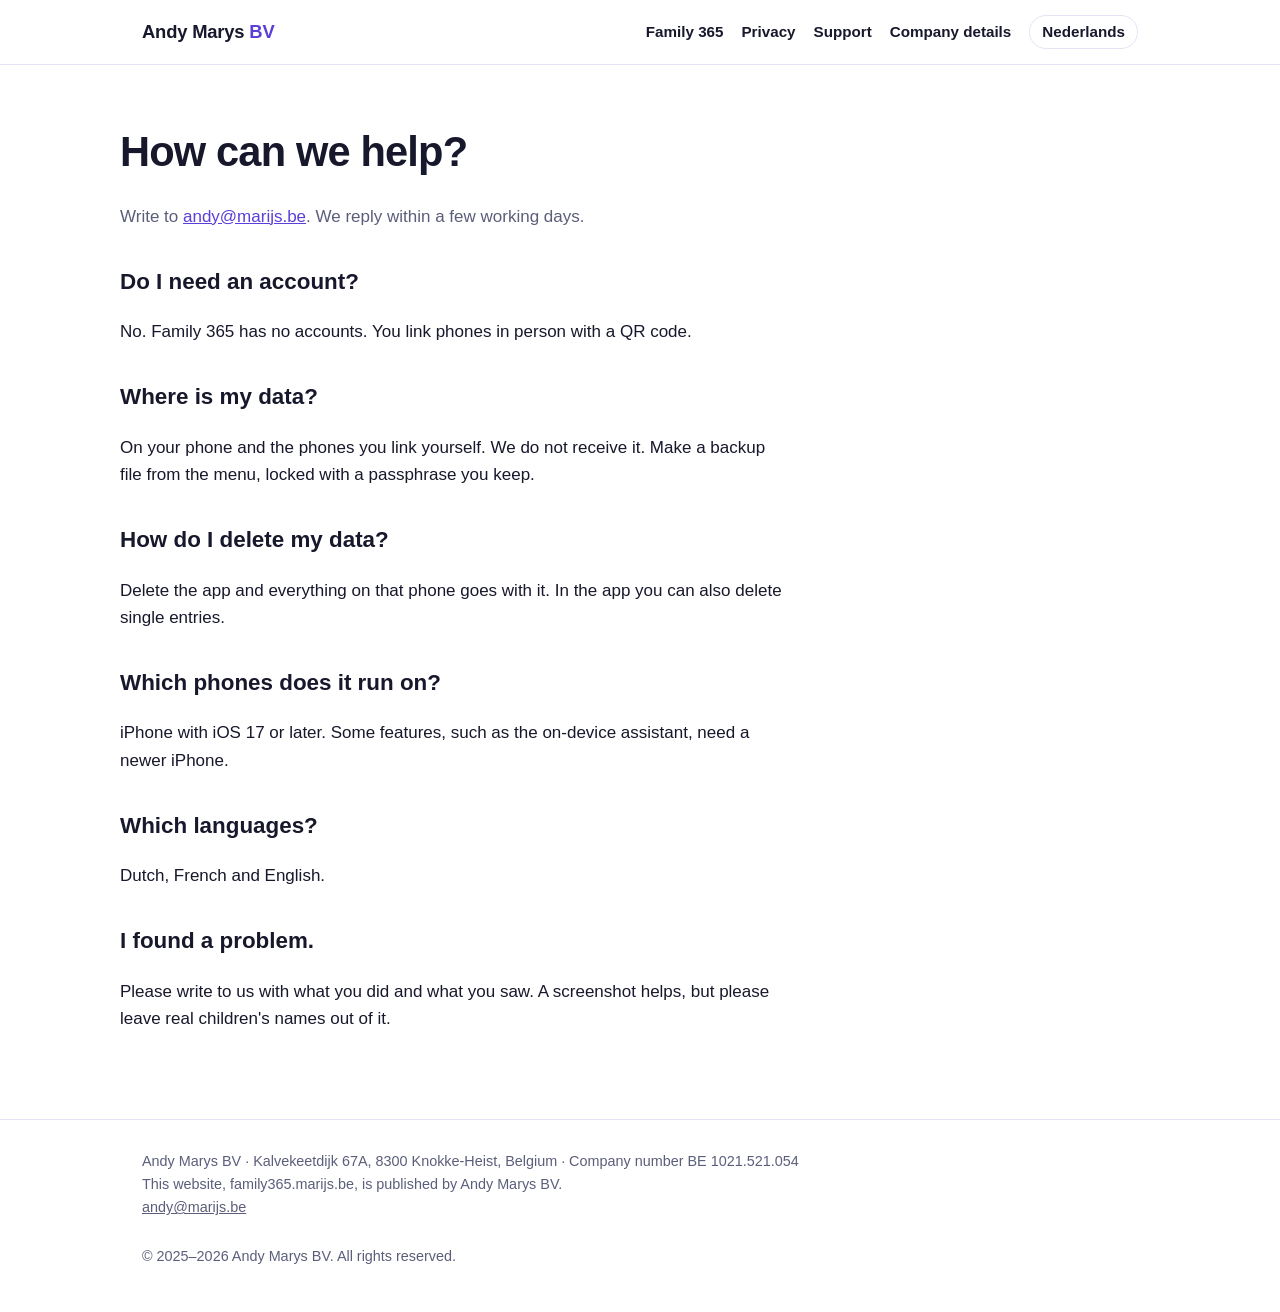
<file: support.html>
<!doctype html>
<html lang="en"><head><meta charset="utf-8"><meta name="viewport" content="width=device-width,initial-scale=1">
<title>Support · Family 365</title><meta name="description" content="Help and contact for Family 365.">
<link rel="icon" href="/img/favicon.png"><link rel="apple-touch-icon" href="/img/apple-touch-icon.png">
<link rel="canonical" href="https://family365.marijs.be/support.html"><link rel="stylesheet" href="/style.css">
<meta property="og:title" content="Support · Family 365"><meta property="og:description" content="Help and contact for Family 365."><meta property="og:image" content="https://family365.marijs.be/img/icon.png">
<script type="application/ld+json">{"@context":"https://schema.org","@type":"Organization","name":"Andy Marys BV","legalName":"Andy Marys BV","url":"https://family365.marijs.be/","logo":"https://family365.marijs.be/img/icon.png","email":"andy@marijs.be","vatID":"BE1021521054","address":{"@type":"PostalAddress","streetAddress":"Kalvekeetdijk 67A","postalCode":"8300","addressLocality":"Knokke-Heist","addressCountry":"BE"}}</script>
</head><body>
<header class="site"><div class="wrap"><a class="brand" href="/">Andy Marys <span>BV</span></a>
<nav><a href="/family365.html">Family 365</a><a href="/privacy.html">Privacy</a><a href="/support.html">Support</a><a href="/legal.html">Company details</a><a class="lang" href="/nl/support.html" hreflang="nl">Nederlands</a></nav></div></header>
<div class="wrap page"><h1>How can we help?</h1><p class="lead">Write to <a href="mailto:andy@marijs.be">andy@marijs.be</a>. We reply within a few working days.</p><h2>Do I need an account?</h2><p>No. Family 365 has no accounts. You link phones in person with a QR code.</p><h2>Where is my data?</h2><p>On your phone and the phones you link yourself. We do not receive it. Make a backup file from the menu, locked with a passphrase you keep.</p><h2>How do I delete my data?</h2><p>Delete the app and everything on that phone goes with it. In the app you can also delete single entries.</p><h2>Which phones does it run on?</h2><p>iPhone with iOS 17 or later. Some features, such as the on-device assistant, need a newer iPhone.</p><h2>Which languages?</h2><p>Dutch, French and English.</p><h2>I found a problem.</h2><p>Please write to us with what you did and what you saw. A screenshot helps, but please leave real children's names out of it.</p></div>
<footer><div class="wrap"><div>Andy Marys BV · Kalvekeetdijk 67A, 8300 Knokke-Heist, Belgium · Company number BE 1021.521.054<br>This website, family365.marijs.be, is published by Andy Marys BV.<br><a href="mailto:andy@marijs.be">andy@marijs.be</a></div><div>© 2025–2026 Andy Marys BV. All rights reserved.</div></div></footer>
</body></html>
</file>
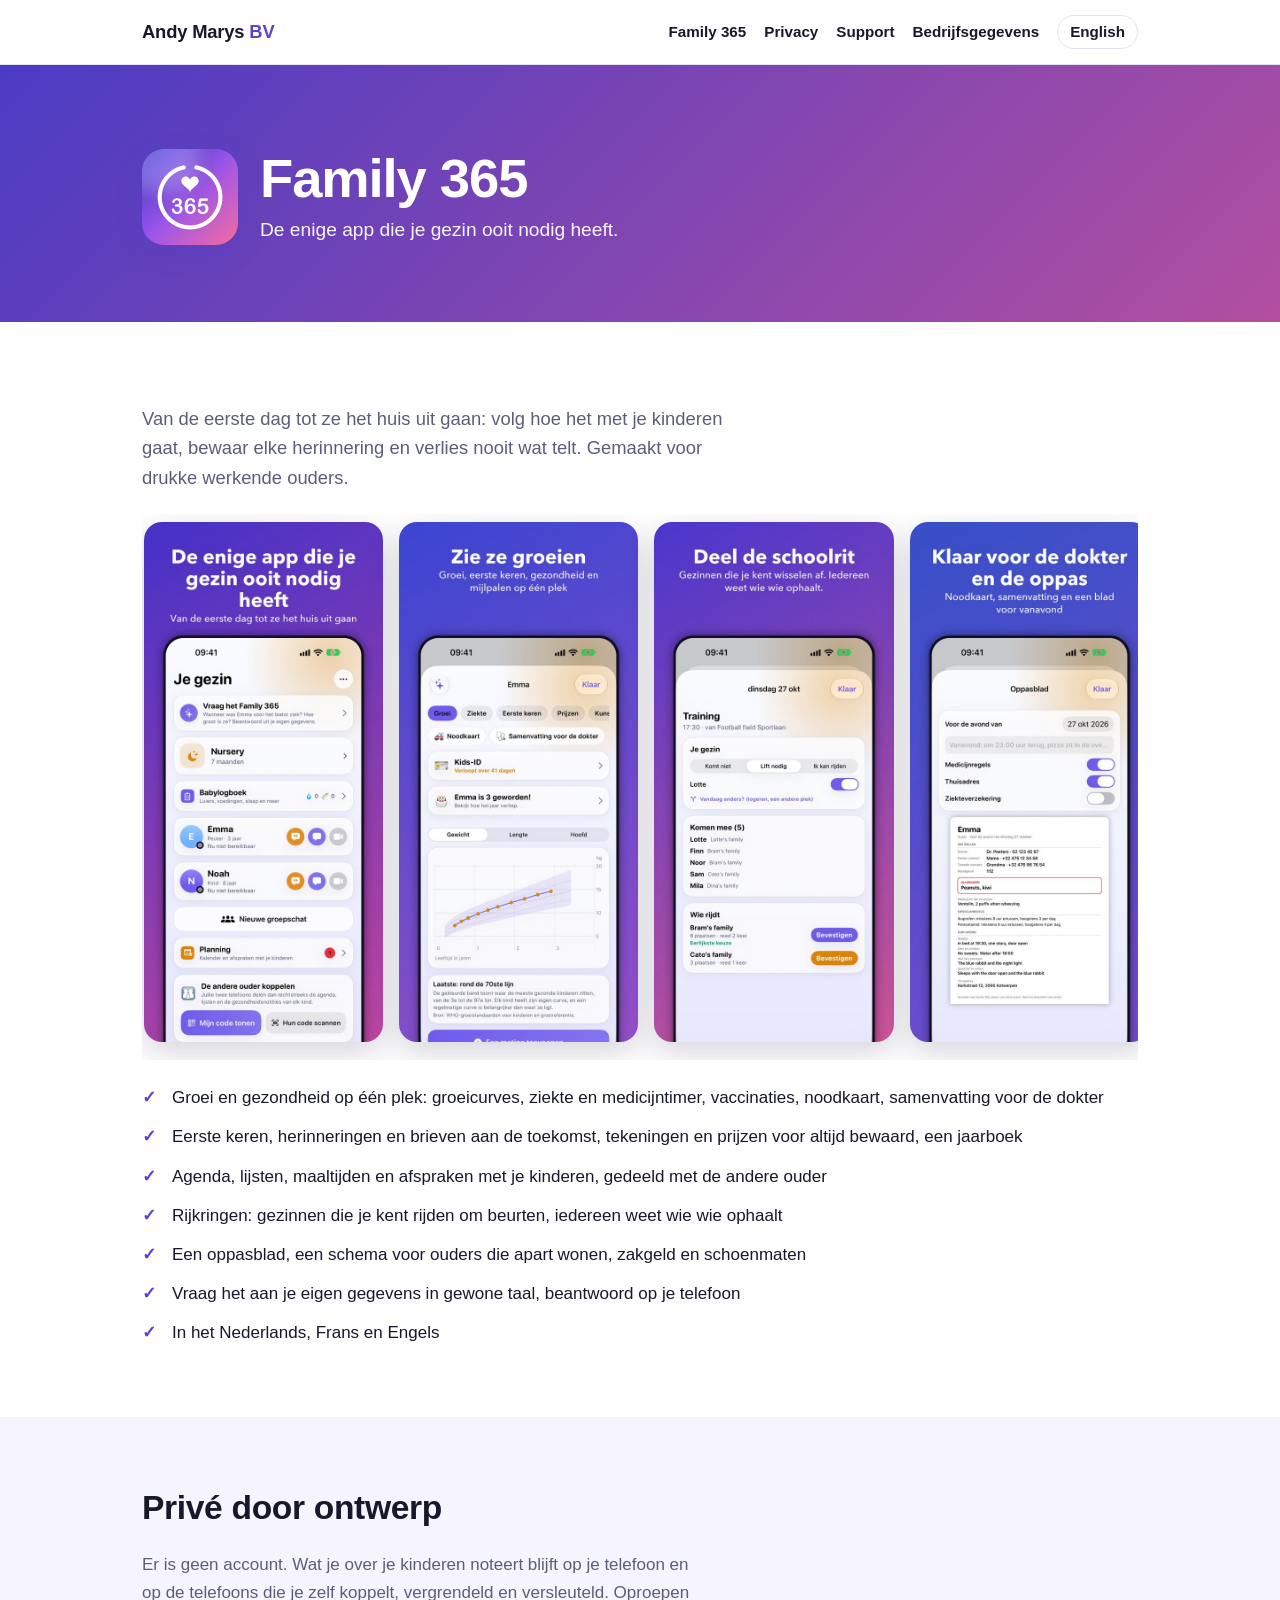
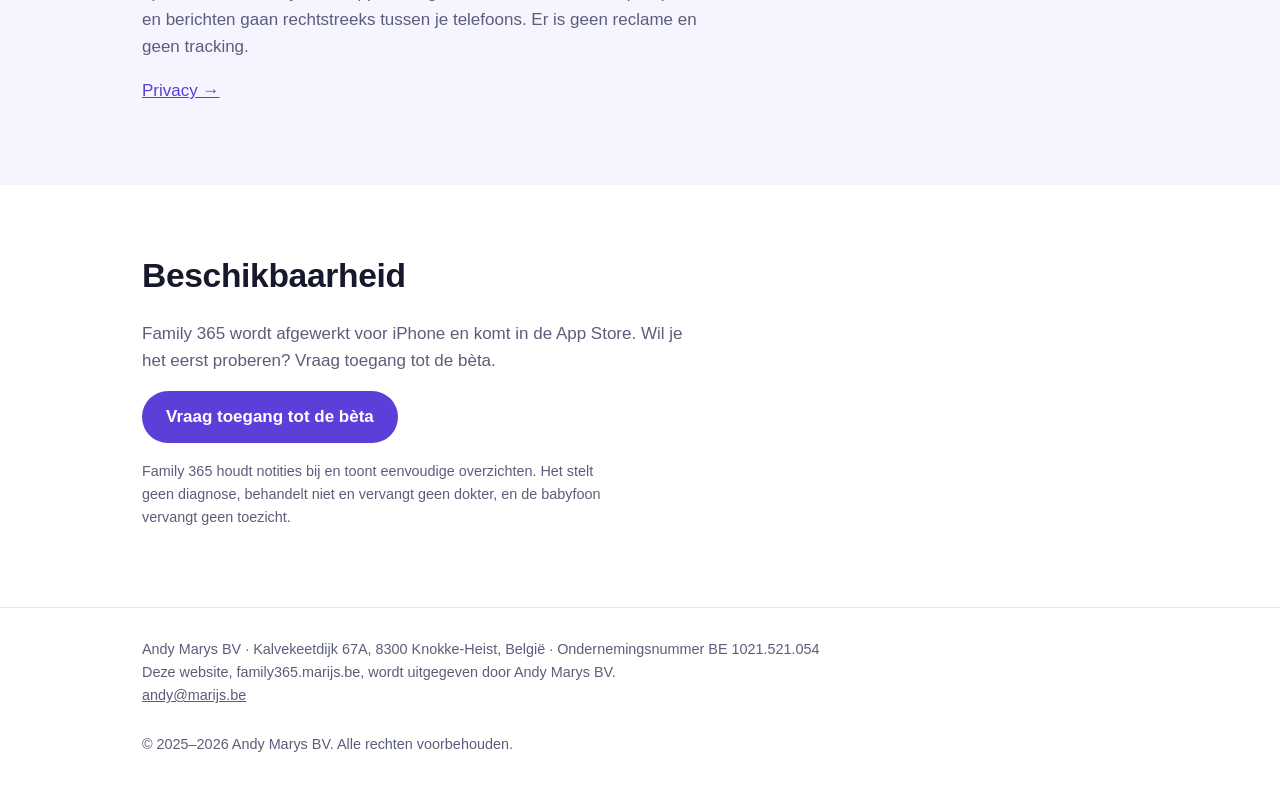
<file: nl/family365.html>
<!doctype html>
<html lang="nl"><head><meta charset="utf-8"><meta name="viewport" content="width=device-width,initial-scale=1">
<title>Family 365 · De enige app die je gezin ooit nodig heeft</title><meta name="description" content="Family 365 is een private iPhone-app voor gezinnen: groei, gezondheid, herinneringen, school en activiteiten, gedeelde ritten. Geen account, geen advertenties.">
<link rel="icon" href="/img/favicon.png"><link rel="apple-touch-icon" href="/img/apple-touch-icon.png">
<link rel="canonical" href="https://family365.marijs.be/nl/family365.html"><link rel="stylesheet" href="/style.css">
<meta property="og:title" content="Family 365 · De enige app die je gezin ooit nodig heeft"><meta property="og:description" content="Family 365 is een private iPhone-app voor gezinnen: groei, gezondheid, herinneringen, school en activiteiten, gedeelde ritten. Geen account, geen advertenties."><meta property="og:image" content="https://family365.marijs.be/img/icon.png">
<script type="application/ld+json">{"@context":"https://schema.org","@type":"Organization","name":"Andy Marys BV","legalName":"Andy Marys BV","url":"https://family365.marijs.be/","logo":"https://family365.marijs.be/img/icon.png","email":"andy@marijs.be","vatID":"BE1021521054","address":{"@type":"PostalAddress","streetAddress":"Kalvekeetdijk 67A","postalCode":"8300","addressLocality":"Knokke-Heist","addressCountry":"BE"}}</script>
</head><body>
<header class="site"><div class="wrap"><a class="brand" href="/nl/">Andy Marys <span>BV</span></a>
<nav><a href="/nl/family365.html">Family 365</a><a href="/nl/privacy.html">Privacy</a><a href="/nl/support.html">Support</a><a href="/nl/legal.html">Bedrijfsgegevens</a><a class="lang" href="/family365.html" hreflang="en">English</a></nav></div></header>
<div class="hero"><div class="wrap"><div class="product"><img class="icon" src="/img/icon.png" alt="Family 365 icon" width="96" height="96"><div><h1 style="margin:0">Family 365</h1><p style="margin:6px 0 0">De enige app die je gezin ooit nodig heeft.</p></div></div></div></div>
<section><div class="wrap"><p class="lead" style="font-size:1.15rem">Van de eerste dag tot ze het huis uit gaan: volg hoe het met je kinderen gaat, bewaar elke herinnering en verlies nooit wat telt. Gemaakt voor drukke werkende ouders.</p><div class="shots"><img src="/img/nl-1-home.jpg" alt="Je gezin" loading="lazy" width="240" height="520"><img src="/img/nl-2-growth.jpg" alt="Groei en gezondheid" loading="lazy" width="240" height="520"><img src="/img/nl-3-rides.jpg" alt="Gedeelde ritten" loading="lazy" width="240" height="520"><img src="/img/nl-4-sitter.jpg" alt="Oppasblad" loading="lazy" width="240" height="520"></div><ul class="tick"><li>Groei en gezondheid op één plek: groeicurves, ziekte en medicijntimer, vaccinaties, noodkaart, samenvatting voor de dokter</li><li>Eerste keren, herinneringen en brieven aan de toekomst, tekeningen en prijzen voor altijd bewaard, een jaarboek</li><li>Agenda, lijsten, maaltijden en afspraken met je kinderen, gedeeld met de andere ouder</li><li>Rijkringen: gezinnen die je kent rijden om beurten, iedereen weet wie wie ophaalt</li><li>Een oppasblad, een schema voor ouders die apart wonen, zakgeld en schoenmaten</li><li>Vraag het aan je eigen gegevens in gewone taal, beantwoord op je telefoon</li><li>In het Nederlands, Frans en Engels</li></ul></div></section>
<section style="background:var(--card)"><div class="wrap"><h2>Privé door ontwerp</h2><p class="lead">Er is geen account. Wat je over je kinderen noteert blijft op je telefoon en op de telefoons die je zelf koppelt, vergrendeld en versleuteld. Oproepen en berichten gaan rechtstreeks tussen je telefoons. Er is geen reclame en geen tracking.</p><p><a href="/nl/privacy.html">Privacy →</a></p></div></section>
<section><div class="wrap"><h2>Beschikbaarheid</h2><p class="lead">Family 365 wordt afgewerkt voor iPhone en komt in de App Store. Wil je het eerst proberen? Vraag toegang tot de bèta.</p><p><a class="btn" style="background:var(--accent);color:#fff" href="mailto:andy@marijs.be?subject=Family%20365%20beta">Vraag toegang tot de bèta</a></p><p class="lead" style="font-size:.9rem">Family 365 houdt notities bij en toont eenvoudige overzichten. Het stelt geen diagnose, behandelt niet en vervangt geen dokter, en de babyfoon vervangt geen toezicht.</p></div></section>
<footer><div class="wrap"><div>Andy Marys BV · Kalvekeetdijk 67A, 8300 Knokke-Heist, België · Ondernemingsnummer BE 1021.521.054<br>Deze website, family365.marijs.be, wordt uitgegeven door Andy Marys BV.<br><a href="mailto:andy@marijs.be">andy@marijs.be</a></div><div>© 2025–2026 Andy Marys BV. Alle rechten voorbehouden.</div></div></footer>
</body></html>
</file>
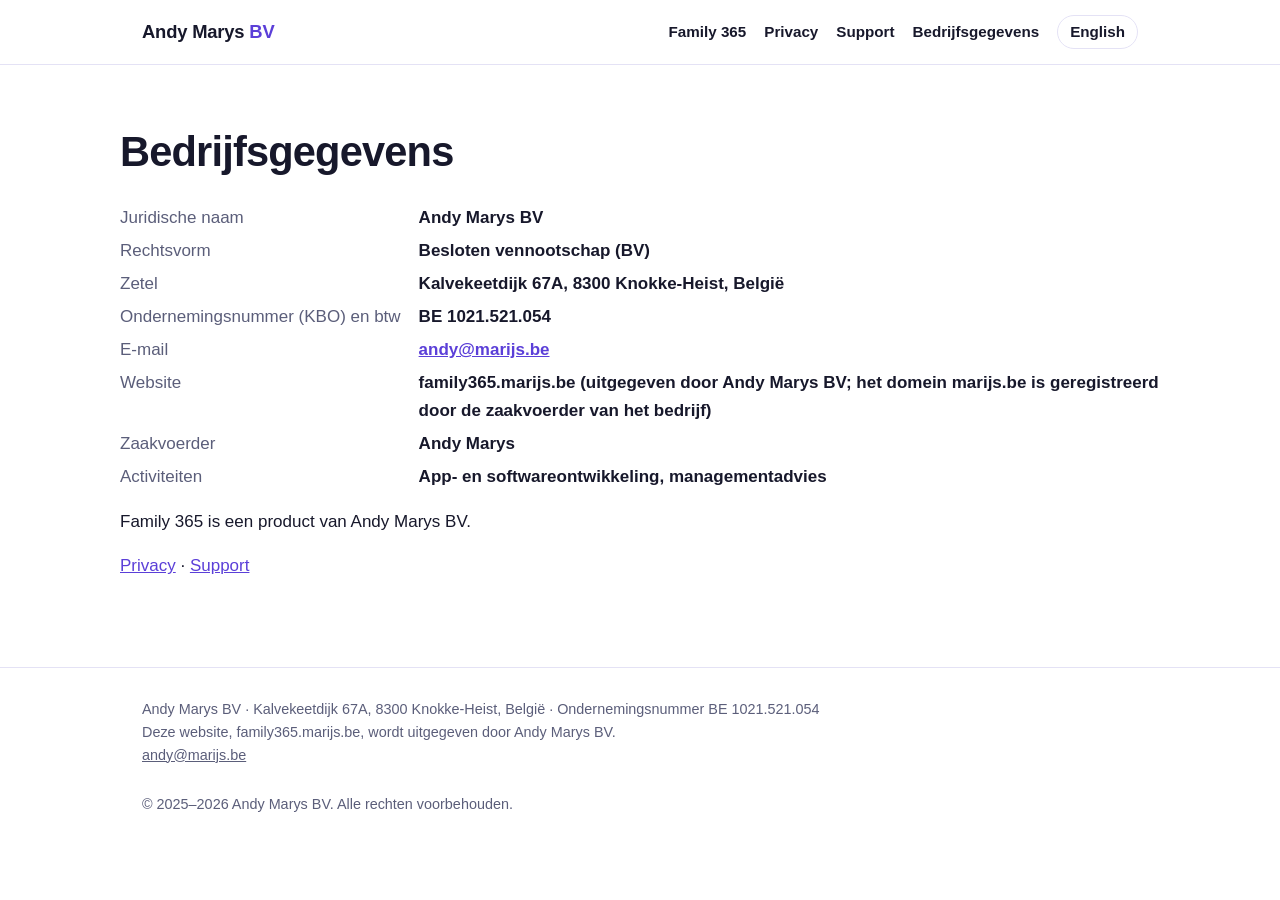
<file: nl/legal.html>
<!doctype html>
<html lang="nl"><head><meta charset="utf-8"><meta name="viewport" content="width=device-width,initial-scale=1">
<title>Bedrijfsgegevens · Andy Marys BV</title><meta name="description" content="Juridische gegevens en contactgegevens van Andy Marys BV.">
<link rel="icon" href="/img/favicon.png"><link rel="apple-touch-icon" href="/img/apple-touch-icon.png">
<link rel="canonical" href="https://family365.marijs.be/nl/legal.html"><link rel="stylesheet" href="/style.css">
<meta property="og:title" content="Bedrijfsgegevens · Andy Marys BV"><meta property="og:description" content="Juridische gegevens en contactgegevens van Andy Marys BV."><meta property="og:image" content="https://family365.marijs.be/img/icon.png">
<script type="application/ld+json">{"@context":"https://schema.org","@type":"Organization","name":"Andy Marys BV","legalName":"Andy Marys BV","url":"https://family365.marijs.be/","logo":"https://family365.marijs.be/img/icon.png","email":"andy@marijs.be","vatID":"BE1021521054","address":{"@type":"PostalAddress","streetAddress":"Kalvekeetdijk 67A","postalCode":"8300","addressLocality":"Knokke-Heist","addressCountry":"BE"}}</script>
</head><body>
<header class="site"><div class="wrap"><a class="brand" href="/nl/">Andy Marys <span>BV</span></a>
<nav><a href="/nl/family365.html">Family 365</a><a href="/nl/privacy.html">Privacy</a><a href="/nl/support.html">Support</a><a href="/nl/legal.html">Bedrijfsgegevens</a><a class="lang" href="/legal.html" hreflang="en">English</a></nav></div></header>
<div class="wrap page"><h1>Bedrijfsgegevens</h1>
<dl class="facts"><dt>Juridische naam</dt><dd>Andy Marys BV</dd><dt>Rechtsvorm</dt><dd>Besloten vennootschap (BV)</dd>
<dt>Zetel</dt><dd>Kalvekeetdijk 67A, 8300 Knokke-Heist, België</dd><dt>Ondernemingsnummer (KBO) en btw</dt><dd>BE 1021.521.054</dd>
<dt>E-mail</dt><dd><a href="mailto:andy@marijs.be">andy@marijs.be</a></dd><dt>Website</dt><dd>family365.marijs.be (uitgegeven door Andy Marys BV; het domein marijs.be is geregistreerd door de zaakvoerder van het bedrijf)</dd><dt>Zaakvoerder</dt><dd>Andy Marys</dd>
<dt>Activiteiten</dt><dd>App- en softwareontwikkeling, managementadvies</dd></dl>
<p>Family 365 is een product van Andy Marys BV.</p>
<p><a href="/nl/privacy.html">Privacy</a> · <a href="/nl/support.html">Support</a></p></div>
<footer><div class="wrap"><div>Andy Marys BV · Kalvekeetdijk 67A, 8300 Knokke-Heist, België · Ondernemingsnummer BE 1021.521.054<br>Deze website, family365.marijs.be, wordt uitgegeven door Andy Marys BV.<br><a href="mailto:andy@marijs.be">andy@marijs.be</a></div><div>© 2025–2026 Andy Marys BV. Alle rechten voorbehouden.</div></div></footer>
</body></html>
</file>
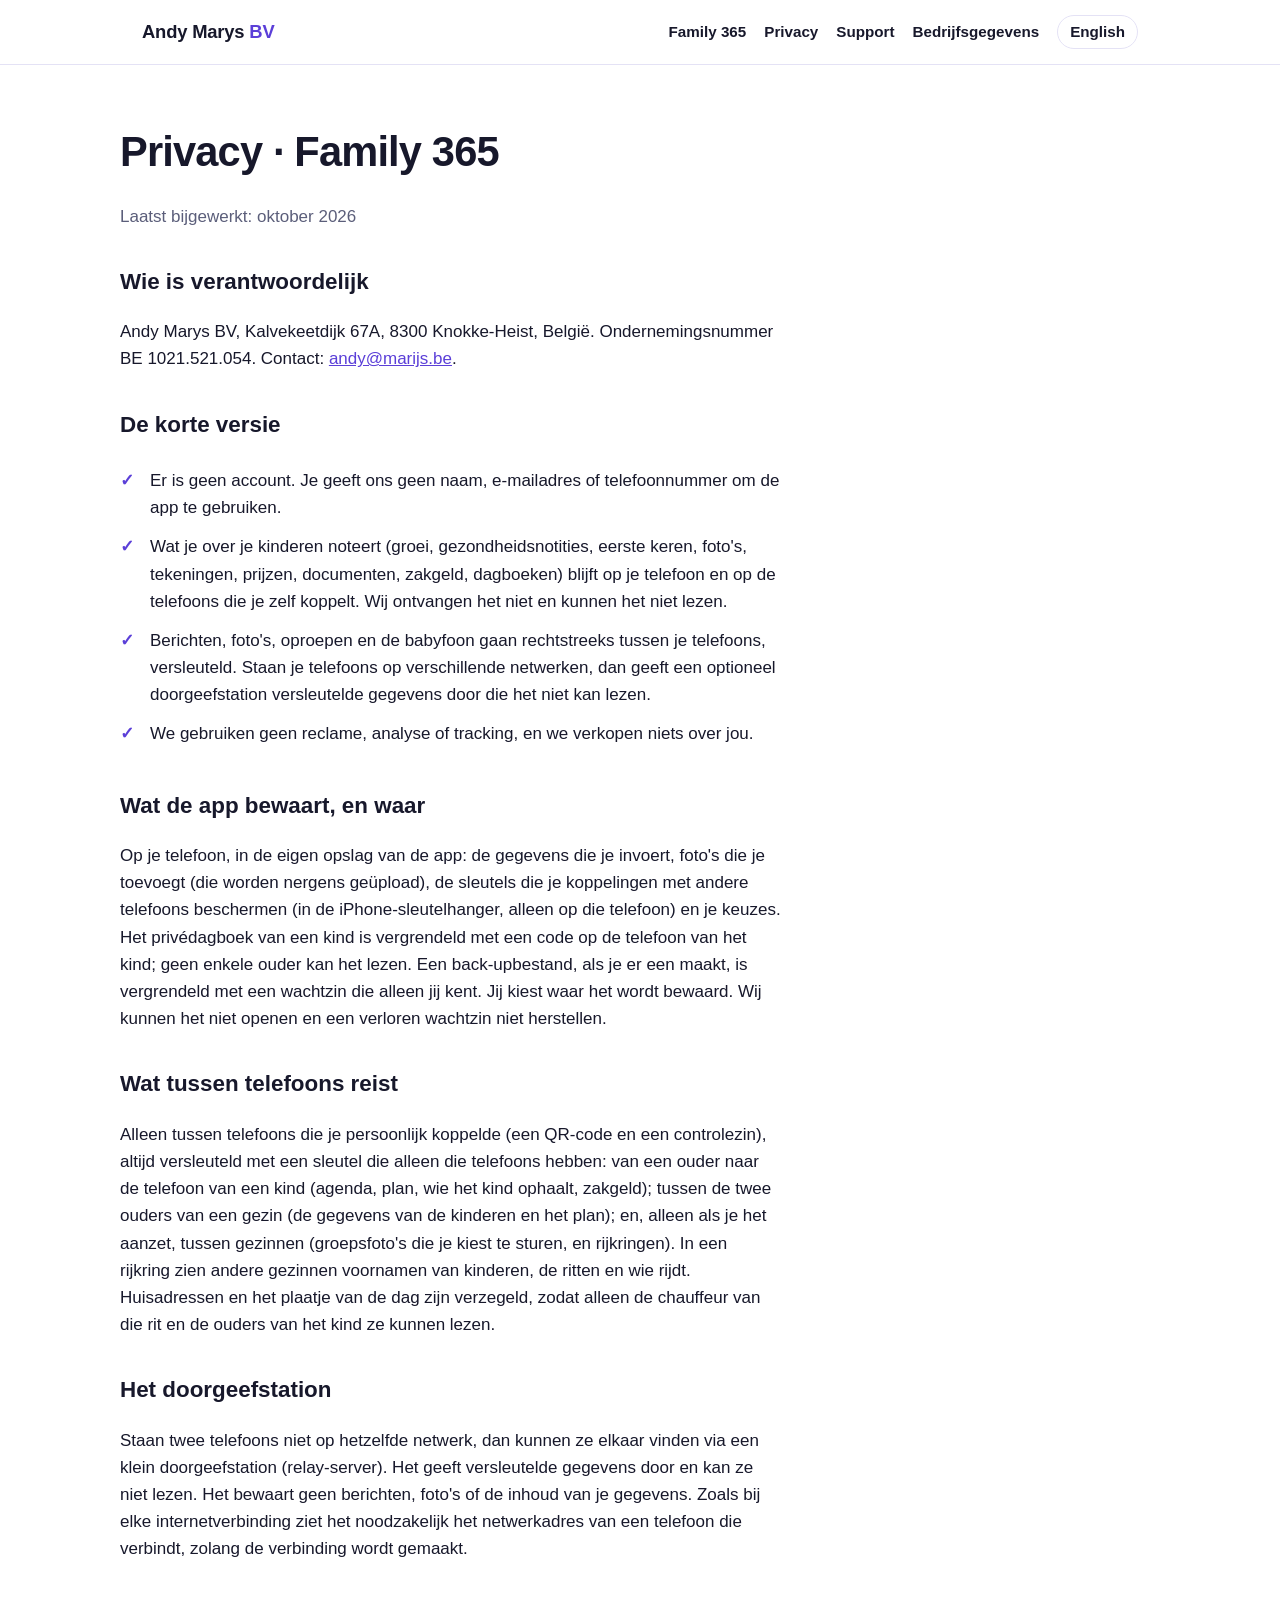
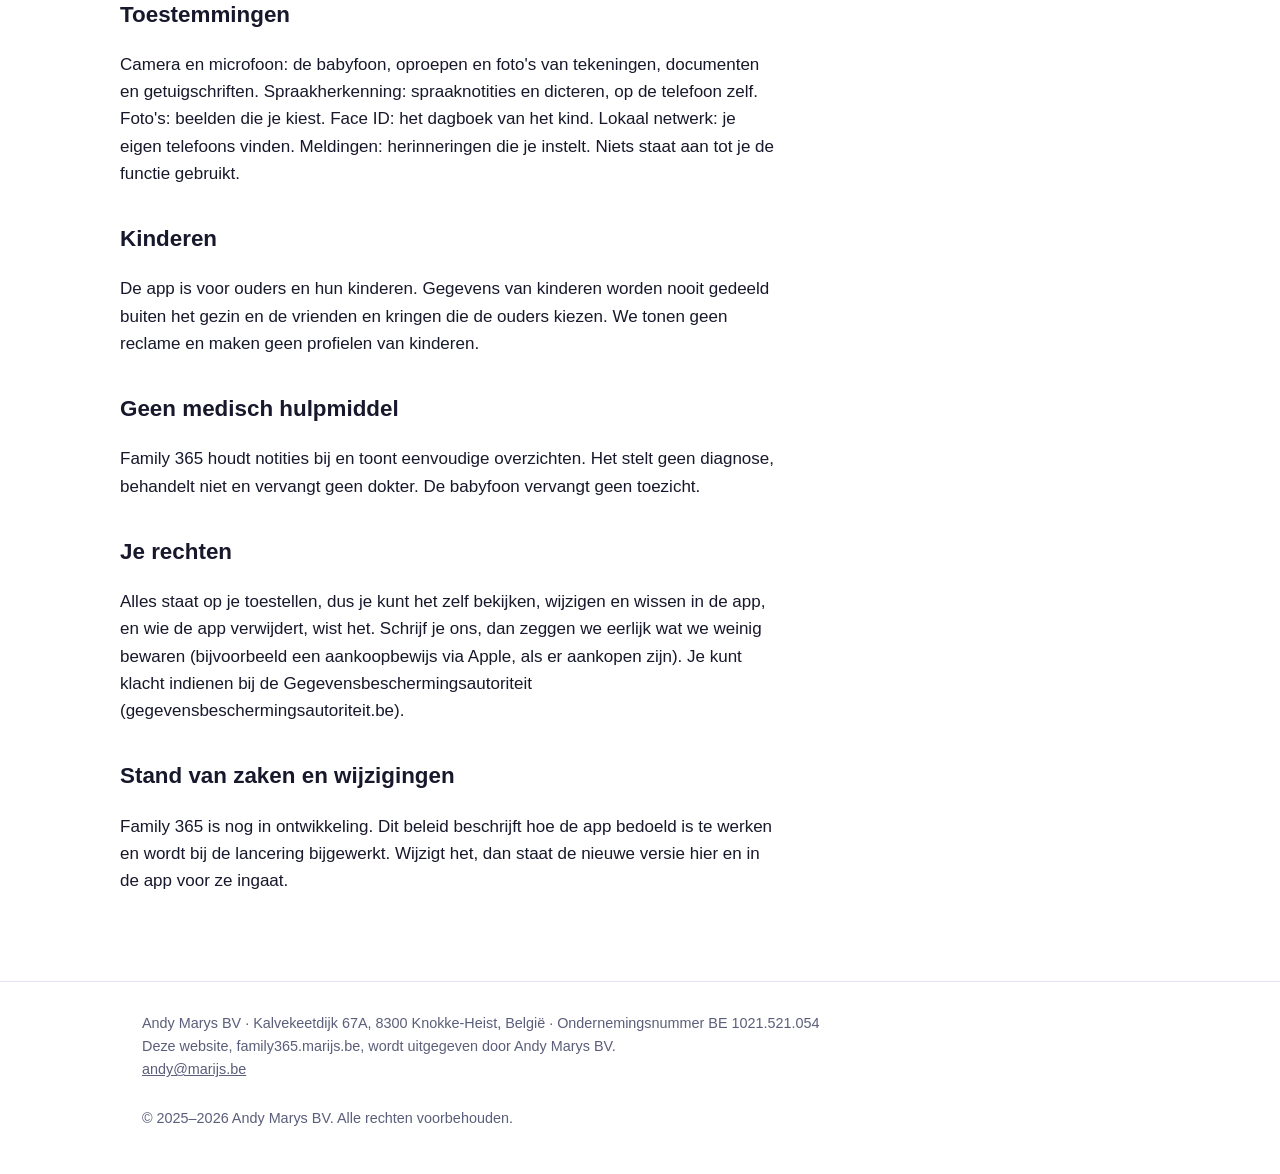
<file: nl/privacy.html>
<!doctype html>
<html lang="nl"><head><meta charset="utf-8"><meta name="viewport" content="width=device-width,initial-scale=1">
<title>Privacybeleid · Family 365</title><meta name="description" content="Hoe Family 365 met de gegevens van je gezin omgaat: geen account, gegevens blijven op je telefoons.">
<link rel="icon" href="/img/favicon.png"><link rel="apple-touch-icon" href="/img/apple-touch-icon.png">
<link rel="canonical" href="https://family365.marijs.be/nl/privacy.html"><link rel="stylesheet" href="/style.css">
<meta property="og:title" content="Privacybeleid · Family 365"><meta property="og:description" content="Hoe Family 365 met de gegevens van je gezin omgaat: geen account, gegevens blijven op je telefoons."><meta property="og:image" content="https://family365.marijs.be/img/icon.png">
<script type="application/ld+json">{"@context":"https://schema.org","@type":"Organization","name":"Andy Marys BV","legalName":"Andy Marys BV","url":"https://family365.marijs.be/","logo":"https://family365.marijs.be/img/icon.png","email":"andy@marijs.be","vatID":"BE1021521054","address":{"@type":"PostalAddress","streetAddress":"Kalvekeetdijk 67A","postalCode":"8300","addressLocality":"Knokke-Heist","addressCountry":"BE"}}</script>
</head><body>
<header class="site"><div class="wrap"><a class="brand" href="/nl/">Andy Marys <span>BV</span></a>
<nav><a href="/nl/family365.html">Family 365</a><a href="/nl/privacy.html">Privacy</a><a href="/nl/support.html">Support</a><a href="/nl/legal.html">Bedrijfsgegevens</a><a class="lang" href="/privacy.html" hreflang="en">English</a></nav></div></header>
<div class="wrap page"><h1>Privacy · Family 365</h1><p class="lead">Laatst bijgewerkt: oktober 2026</p><h2>Wie is verantwoordelijk</h2><p>Andy Marys BV, Kalvekeetdijk 67A, 8300 Knokke-Heist, België. Ondernemingsnummer BE 1021.521.054. Contact: <a href="mailto:andy@marijs.be">andy@marijs.be</a>.</p><h2>De korte versie</h2><ul class="tick"><li>Er is geen account. Je geeft ons geen naam, e-mailadres of telefoonnummer om de app te gebruiken.</li><li>Wat je over je kinderen noteert (groei, gezondheidsnotities, eerste keren, foto's, tekeningen, prijzen, documenten, zakgeld, dagboeken) blijft op je telefoon en op de telefoons die je zelf koppelt. Wij ontvangen het niet en kunnen het niet lezen.</li><li>Berichten, foto's, oproepen en de babyfoon gaan rechtstreeks tussen je telefoons, versleuteld. Staan je telefoons op verschillende netwerken, dan geeft een optioneel doorgeefstation versleutelde gegevens door die het niet kan lezen.</li><li>We gebruiken geen reclame, analyse of tracking, en we verkopen niets over jou.</li></ul><h2>Wat de app bewaart, en waar</h2><p>Op je telefoon, in de eigen opslag van de app: de gegevens die je invoert, foto's die je toevoegt (die worden nergens geüpload), de sleutels die je koppelingen met andere telefoons beschermen (in de iPhone-sleutelhanger, alleen op die telefoon) en je keuzes. Het privédagboek van een kind is vergrendeld met een code op de telefoon van het kind; geen enkele ouder kan het lezen. Een back-upbestand, als je er een maakt, is vergrendeld met een wachtzin die alleen jij kent. Jij kiest waar het wordt bewaard. Wij kunnen het niet openen en een verloren wachtzin niet herstellen.</p><h2>Wat tussen telefoons reist</h2><p>Alleen tussen telefoons die je persoonlijk koppelde (een QR-code en een controlezin), altijd versleuteld met een sleutel die alleen die telefoons hebben: van een ouder naar de telefoon van een kind (agenda, plan, wie het kind ophaalt, zakgeld); tussen de twee ouders van een gezin (de gegevens van de kinderen en het plan); en, alleen als je het aanzet, tussen gezinnen (groepsfoto's die je kiest te sturen, en rijkringen). In een rijkring zien andere gezinnen voornamen van kinderen, de ritten en wie rijdt. Huisadressen en het plaatje van de dag zijn verzegeld, zodat alleen de chauffeur van die rit en de ouders van het kind ze kunnen lezen.</p><h2>Het doorgeefstation</h2><p>Staan twee telefoons niet op hetzelfde netwerk, dan kunnen ze elkaar vinden via een klein doorgeefstation (relay-server). Het geeft versleutelde gegevens door en kan ze niet lezen. Het bewaart geen berichten, foto's of de inhoud van je gegevens. Zoals bij elke internetverbinding ziet het noodzakelijk het netwerkadres van een telefoon die verbindt, zolang de verbinding wordt gemaakt.</p><h2>Toestemmingen</h2><p>Camera en microfoon: de babyfoon, oproepen en foto's van tekeningen, documenten en getuigschriften. Spraakherkenning: spraaknotities en dicteren, op de telefoon zelf. Foto's: beelden die je kiest. Face ID: het dagboek van het kind. Lokaal netwerk: je eigen telefoons vinden. Meldingen: herinneringen die je instelt. Niets staat aan tot je de functie gebruikt.</p><h2>Kinderen</h2><p>De app is voor ouders en hun kinderen. Gegevens van kinderen worden nooit gedeeld buiten het gezin en de vrienden en kringen die de ouders kiezen. We tonen geen reclame en maken geen profielen van kinderen.</p><h2>Geen medisch hulpmiddel</h2><p>Family 365 houdt notities bij en toont eenvoudige overzichten. Het stelt geen diagnose, behandelt niet en vervangt geen dokter. De babyfoon vervangt geen toezicht.</p><h2>Je rechten</h2><p>Alles staat op je toestellen, dus je kunt het zelf bekijken, wijzigen en wissen in de app, en wie de app verwijdert, wist het. Schrijf je ons, dan zeggen we eerlijk wat we weinig bewaren (bijvoorbeeld een aankoopbewijs via Apple, als er aankopen zijn). Je kunt klacht indienen bij de Gegevensbeschermingsautoriteit (gegevensbeschermingsautoriteit.be).</p><h2>Stand van zaken en wijzigingen</h2><p>Family 365 is nog in ontwikkeling. Dit beleid beschrijft hoe de app bedoeld is te werken en wordt bij de lancering bijgewerkt. Wijzigt het, dan staat de nieuwe versie hier en in de app voor ze ingaat.</p></div>
<footer><div class="wrap"><div>Andy Marys BV · Kalvekeetdijk 67A, 8300 Knokke-Heist, België · Ondernemingsnummer BE 1021.521.054<br>Deze website, family365.marijs.be, wordt uitgegeven door Andy Marys BV.<br><a href="mailto:andy@marijs.be">andy@marijs.be</a></div><div>© 2025–2026 Andy Marys BV. Alle rechten voorbehouden.</div></div></footer>
</body></html>
</file>
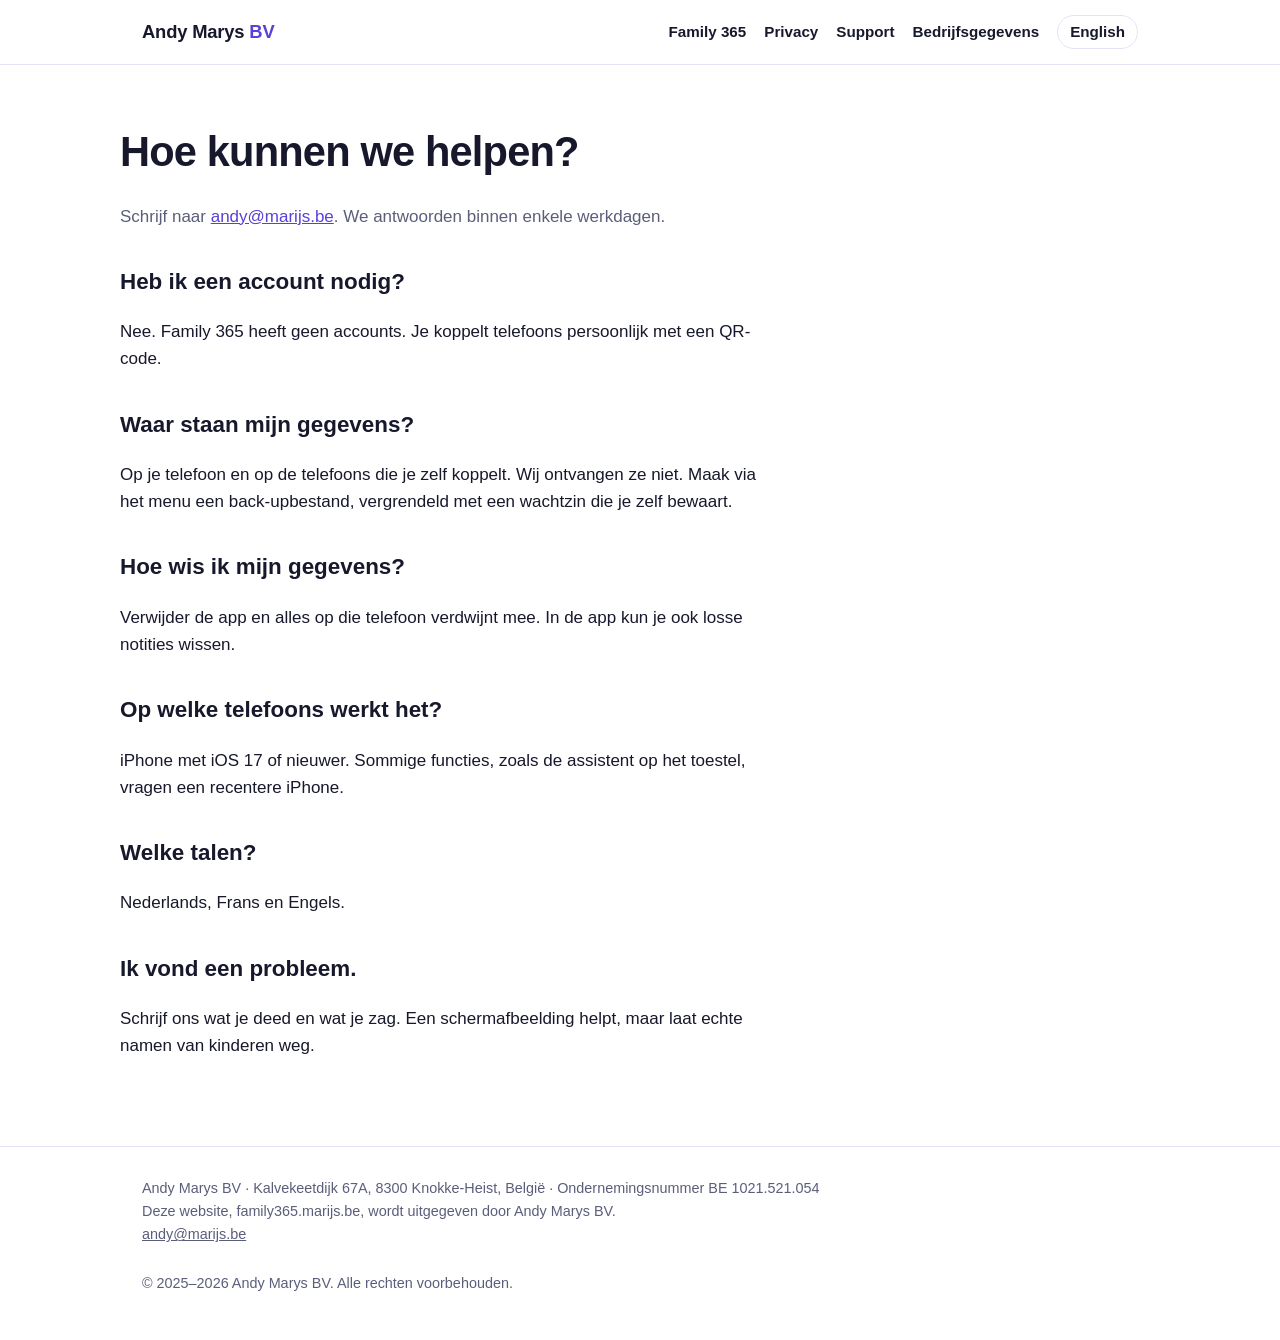
<file: nl/support.html>
<!doctype html>
<html lang="nl"><head><meta charset="utf-8"><meta name="viewport" content="width=device-width,initial-scale=1">
<title>Support · Family 365</title><meta name="description" content="Hulp en contact voor Family 365.">
<link rel="icon" href="/img/favicon.png"><link rel="apple-touch-icon" href="/img/apple-touch-icon.png">
<link rel="canonical" href="https://family365.marijs.be/nl/support.html"><link rel="stylesheet" href="/style.css">
<meta property="og:title" content="Support · Family 365"><meta property="og:description" content="Hulp en contact voor Family 365."><meta property="og:image" content="https://family365.marijs.be/img/icon.png">
<script type="application/ld+json">{"@context":"https://schema.org","@type":"Organization","name":"Andy Marys BV","legalName":"Andy Marys BV","url":"https://family365.marijs.be/","logo":"https://family365.marijs.be/img/icon.png","email":"andy@marijs.be","vatID":"BE1021521054","address":{"@type":"PostalAddress","streetAddress":"Kalvekeetdijk 67A","postalCode":"8300","addressLocality":"Knokke-Heist","addressCountry":"BE"}}</script>
</head><body>
<header class="site"><div class="wrap"><a class="brand" href="/nl/">Andy Marys <span>BV</span></a>
<nav><a href="/nl/family365.html">Family 365</a><a href="/nl/privacy.html">Privacy</a><a href="/nl/support.html">Support</a><a href="/nl/legal.html">Bedrijfsgegevens</a><a class="lang" href="/support.html" hreflang="en">English</a></nav></div></header>
<div class="wrap page"><h1>Hoe kunnen we helpen?</h1><p class="lead">Schrijf naar <a href="mailto:andy@marijs.be">andy@marijs.be</a>. We antwoorden binnen enkele werkdagen.</p><h2>Heb ik een account nodig?</h2><p>Nee. Family 365 heeft geen accounts. Je koppelt telefoons persoonlijk met een QR-code.</p><h2>Waar staan mijn gegevens?</h2><p>Op je telefoon en op de telefoons die je zelf koppelt. Wij ontvangen ze niet. Maak via het menu een back-upbestand, vergrendeld met een wachtzin die je zelf bewaart.</p><h2>Hoe wis ik mijn gegevens?</h2><p>Verwijder de app en alles op die telefoon verdwijnt mee. In de app kun je ook losse notities wissen.</p><h2>Op welke telefoons werkt het?</h2><p>iPhone met iOS 17 of nieuwer. Sommige functies, zoals de assistent op het toestel, vragen een recentere iPhone.</p><h2>Welke talen?</h2><p>Nederlands, Frans en Engels.</p><h2>Ik vond een probleem.</h2><p>Schrijf ons wat je deed en wat je zag. Een schermafbeelding helpt, maar laat echte namen van kinderen weg.</p></div>
<footer><div class="wrap"><div>Andy Marys BV · Kalvekeetdijk 67A, 8300 Knokke-Heist, België · Ondernemingsnummer BE 1021.521.054<br>Deze website, family365.marijs.be, wordt uitgegeven door Andy Marys BV.<br><a href="mailto:andy@marijs.be">andy@marijs.be</a></div><div>© 2025–2026 Andy Marys BV. Alle rechten voorbehouden.</div></div></footer>
</body></html>
</file>
<file: style.css>
:root{--ink:#17182b;--muted:#5b5e7a;--bg:#ffffff;--card:#f5f4ff;--line:#e4e2f5;--accent:#5b3fd8;--accent2:#b24fa0}
@media (prefers-color-scheme:dark){:root{--ink:#f2f2fa;--muted:#a9abc6;--bg:#12121f;--card:#1b1b2e;--line:#2b2b45}}
*{box-sizing:border-box}html{scroll-behavior:smooth}
body{margin:0;font:17px/1.6 -apple-system,BlinkMacSystemFont,"SF Pro Text","Segoe UI",Roboto,Helvetica,Arial,sans-serif;color:var(--ink);background:var(--bg)}
a{color:var(--accent)}a:hover{text-decoration:none}
.wrap{max-width:1040px;margin:0 auto;padding:0 22px}
header.site{position:sticky;top:0;background:color-mix(in srgb,var(--bg) 92%,transparent);backdrop-filter:blur(10px);border-bottom:1px solid var(--line);z-index:5}
header.site .wrap{display:flex;align-items:center;gap:18px;min-height:64px;flex-wrap:wrap}
.brand{font-weight:800;font-size:1.15rem;color:var(--ink);text-decoration:none;letter-spacing:-.01em}
.brand span{color:var(--accent)}
nav{margin-left:auto;display:flex;gap:18px;align-items:center;flex-wrap:wrap}
nav a{color:var(--ink);text-decoration:none;font-weight:600;font-size:.95rem}nav a:hover{color:var(--accent)}
.lang{border:1px solid var(--line);border-radius:999px;padding:4px 12px}
.hero{background:linear-gradient(135deg,#4b3cc4,#b24fa0);color:#fff;padding:84px 0 76px}
.hero h1{font-size:clamp(2rem,5vw,3.4rem);line-height:1.1;margin:0 0 16px;letter-spacing:-.02em;max-width:18ch}
.hero p{font-size:1.2rem;max-width:46ch;margin:0 0 26px;opacity:.95}
.btn{display:inline-block;background:#fff;color:#4b3cc4;font-weight:700;border-radius:999px;padding:12px 24px;text-decoration:none;margin-right:10px}
.btn.alt{background:transparent;color:#fff;border:2px solid rgba(255,255,255,.7)}
section{padding:64px 0}
section h2{font-size:clamp(1.5rem,3vw,2.1rem);letter-spacing:-.01em;margin:0 0 12px}
.lead{color:var(--muted);max-width:60ch}
.grid{display:grid;gap:18px;grid-template-columns:repeat(auto-fit,minmax(260px,1fr));margin-top:26px}
.card{background:var(--card);border:1px solid var(--line);border-radius:20px;padding:24px}
.card h3{margin:0 0 6px;font-size:1.15rem}.card p{margin:0;color:var(--muted)}
.product{display:flex;gap:22px;align-items:center;flex-wrap:wrap}
.product img.icon{width:96px;height:96px;border-radius:22px;box-shadow:0 8px 24px rgba(75,60,196,.3)}
.shots{display:flex;gap:16px;overflow-x:auto;padding:8px 2px 18px;margin-top:22px}
.shots img{height:520px;width:auto;border-radius:18px;box-shadow:0 10px 30px rgba(20,20,60,.18);flex:0 0 auto}
ul.tick{padding:0;list-style:none;margin:18px 0 0}ul.tick li{padding:6px 0 6px 30px;position:relative}
ul.tick li:before{content:"✓";position:absolute;left:0;color:var(--accent);font-weight:800}
.page h1{font-size:clamp(1.8rem,4vw,2.6rem);margin:0 0 8px;letter-spacing:-.02em}.page h2{margin-top:34px;font-size:1.4rem}
.page{padding:54px 0 70px}.page p,.page li{max-width:70ch}
.facts{display:grid;grid-template-columns:max-content 1fr;gap:6px 18px;margin:18px 0}.facts dt{color:var(--muted)}.facts dd{margin:0;font-weight:600}
footer{border-top:1px solid var(--line);padding:30px 0 44px;color:var(--muted);font-size:.9rem}
footer .wrap{display:flex;gap:26px;flex-wrap:wrap;justify-content:space-between}footer a{color:var(--muted)}
@media (max-width:640px){.hero{padding:56px 0 52px}section{padding:44px 0}.shots img{height:420px}}
</file>
